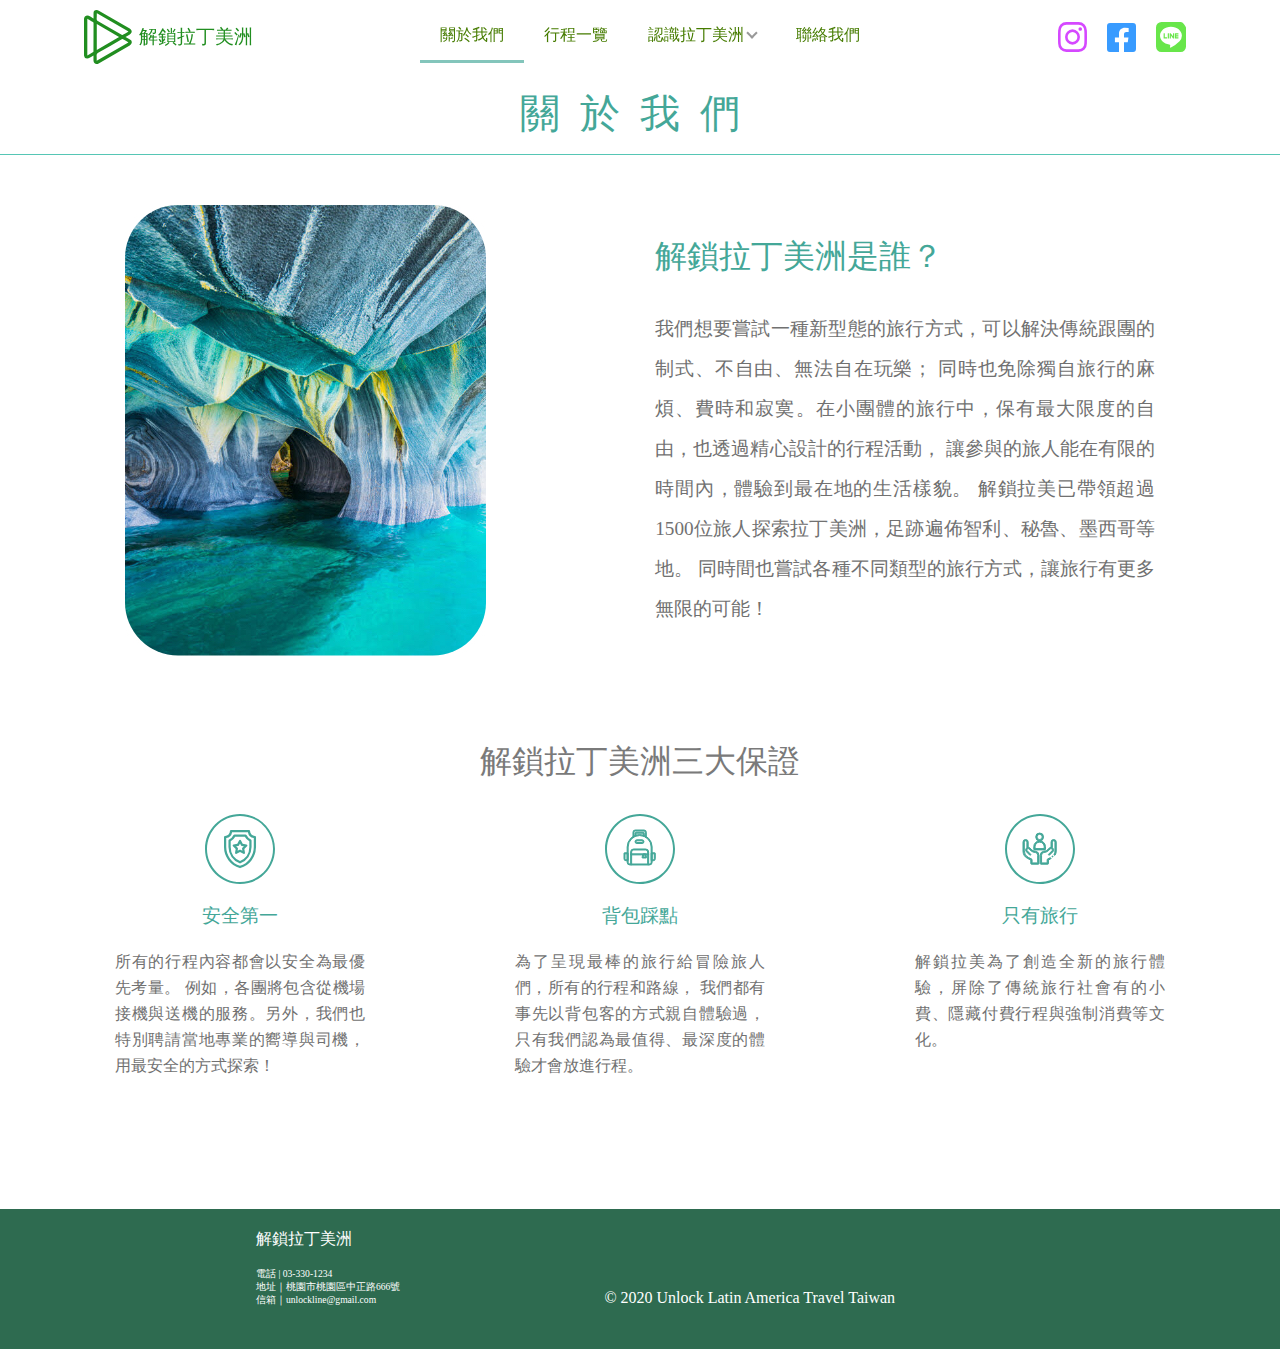
<file: about_us.html>
<!DOCTYPE html>
<html lang="en" dir="ltr">

<head>
  <meta charset="utf-8">
  <title>關於我們</title>
  <link href="./about_us.css" rel="stylesheet">
  <meta name="viewport" content="width=device-width, initial-scale=1.0, user-scalable=yes">
</head>

<body>
  <header class="header">

    <div class="parent_block">
      <a href="./Index.html" class="logo_img"><img src="./images/logo.svg"></a>
      <button class="hamburger hamburger--squeeze" type="button">
        <span class="hamburger-box"></span>
        <span class="hamburger-inner"></span>
        </span>
      </button>
      <nav class="nav">
        <ul class="link_list">
          <li><a href="./about_us.html">關於我們</a></li>
          <li><a href="./all_itineraries.html">行程一覽</a></li>
          <li>
            <div class="aboutLatin_block">
              認識拉丁美洲
              <ul class="aboutLatin_list">
                <li><a href="./civilization.html">最新文章</a></li>
                <li><a href="./free_lecture.html">免費講座</a></li>
              </ul>
            </div>
          </li>
          <li><a href="./contact_us.html">聯絡我們</a></li>
        </ul>
      </nav>
      <div class="nav_icon">
        <div class="IG">
          <a href="#" class="IG"><img src="./images/Icon-instagram.svg"></a>
        </div>
        <div class="FB">
          <a href="#" class="IG"><img src="./images/Icon-facebook.svg"></a>
        </div>
        <div class="LINE">
          <a href="#" class="IG"><img src="./images/Icon-line.svg"></a>
        </div>


      </div>
    </div>

  </header>


  <nav class="hamburger_nav">
    <ul class="hamburger_link_list">
      <li><a href="./about_us.html">關於我們</a></li>
      <li><a href="./all_itineraries.html">行程一覽</a></li>
      <li><a href="./civilization.html">最新文章</a></li>
      <li><a href="./free_lecture.html">免費講座</a></li>
      <li><a href="./contact_us.html">聯絡我們</a></li>
    </ul>
  </nav>


  <p class="main_title">關於我們</p>
  <div class="aboutus_container">

    <div class="main_image">
      <img src="./images/chile-caves.jpg" alt="">
    </div>
    <div class="aboutus_content">
      <p class="who_are_we">解鎖拉丁美洲是誰？</p>
      <p class="aboutus_text">
        我們想要嘗試一種新型態的旅行方式，可以解決傳統跟團的制式、不自由、無法自在玩樂；
        同時也免除獨自旅行的麻煩、費時和寂寞。在小團體的旅行中，保有最大限度的自由，也透過精心設計的行程活動，
        讓參與的旅人能在有限的時間內，體驗到最在地的生活樣貌。
        解鎖拉美已帶領超過1500位旅人探索拉丁美洲，足跡遍佈智利、秘魯、墨西哥等地。
        同時間也嘗試各種不同類型的旅行方式，讓旅行有更多無限的可能！
      </p>
    </div>
  </div>
  <p class="guarantee_title">解鎖拉丁美洲三大保證</p>
  <div class="guarantee_container">
    <div class="guarantee_block">
      <img src="./images/shield.svg" alt="">
      <p class="icon_name">安全第一</p>
      <p class="guarantee_content">所有的行程內容都會以安全為最優先考量。
        例如，各團將包含從機場接機與送機的服務。另外，我們也特別聘請當地專業的嚮導與司機，
        用最安全的方式探索！</p>
    </div>
    <div class="guarantee_block">
      <img src="./images/backpack.svg" alt="">
      <p class="icon_name">背包踩點</p>
      <p class="guarantee_content">為了呈現最棒的旅行給冒險旅人們，所有的行程和路線，
        我們都有事先以背包客的方式親自體驗過，只有我們認為最值得、最深度的體驗才會放進行程。</p>


    </div>
    <div class="guarantee_block">
      <img src="./images/help.svg" alt="">
      <p class="icon_name">只有旅行</p>
      <p class="guarantee_content">解鎖拉美為了創造全新的旅行體驗，屏除了傳統旅行社會有的小費、隱藏付費行程與強制消費等文化。</p>

    </div>

  </div>

  <footer class="footer">

    <div class="info_block">
      <p class="company_name">解鎖拉丁美洲<br><br></p>
      <p class="address">電話 | 03-330-1234<br>地址｜桃園市桃園區中正路666號<br>信箱｜unlockline@gmail.com</p>
    </div>
    <div class="copy">&copy; 2020 Unlock Latin America Travel Taiwan</div>
  </footer>

  <script src="https://ajax.googleapis.com/ajax/libs/jquery/3.4.1/jquery.min.js"></script>
  <script>
    $(function () {

      $("button.hamburger").on("click", function () {
        $("nav.hamburger_nav").slideToggle();
      });

    });

    $(function () {

      $("button.hamburger").on("click", function () {
        $(this).toggleClass("is-active");
      });
    });

    $(window).scroll(function () {
      if ($(this).scrollTop() > 50) {
        $(".header").addClass("-active");
        $("ul>li>a, .aboutLatin_block").addClass("-nav_on");
      } else {
        $(".header").removeClass("-active");
        $("ul>li>a, .aboutLatin_block").removeClass("-nav_on");
      }
    });

  </script>

</body>

</html>
</file>
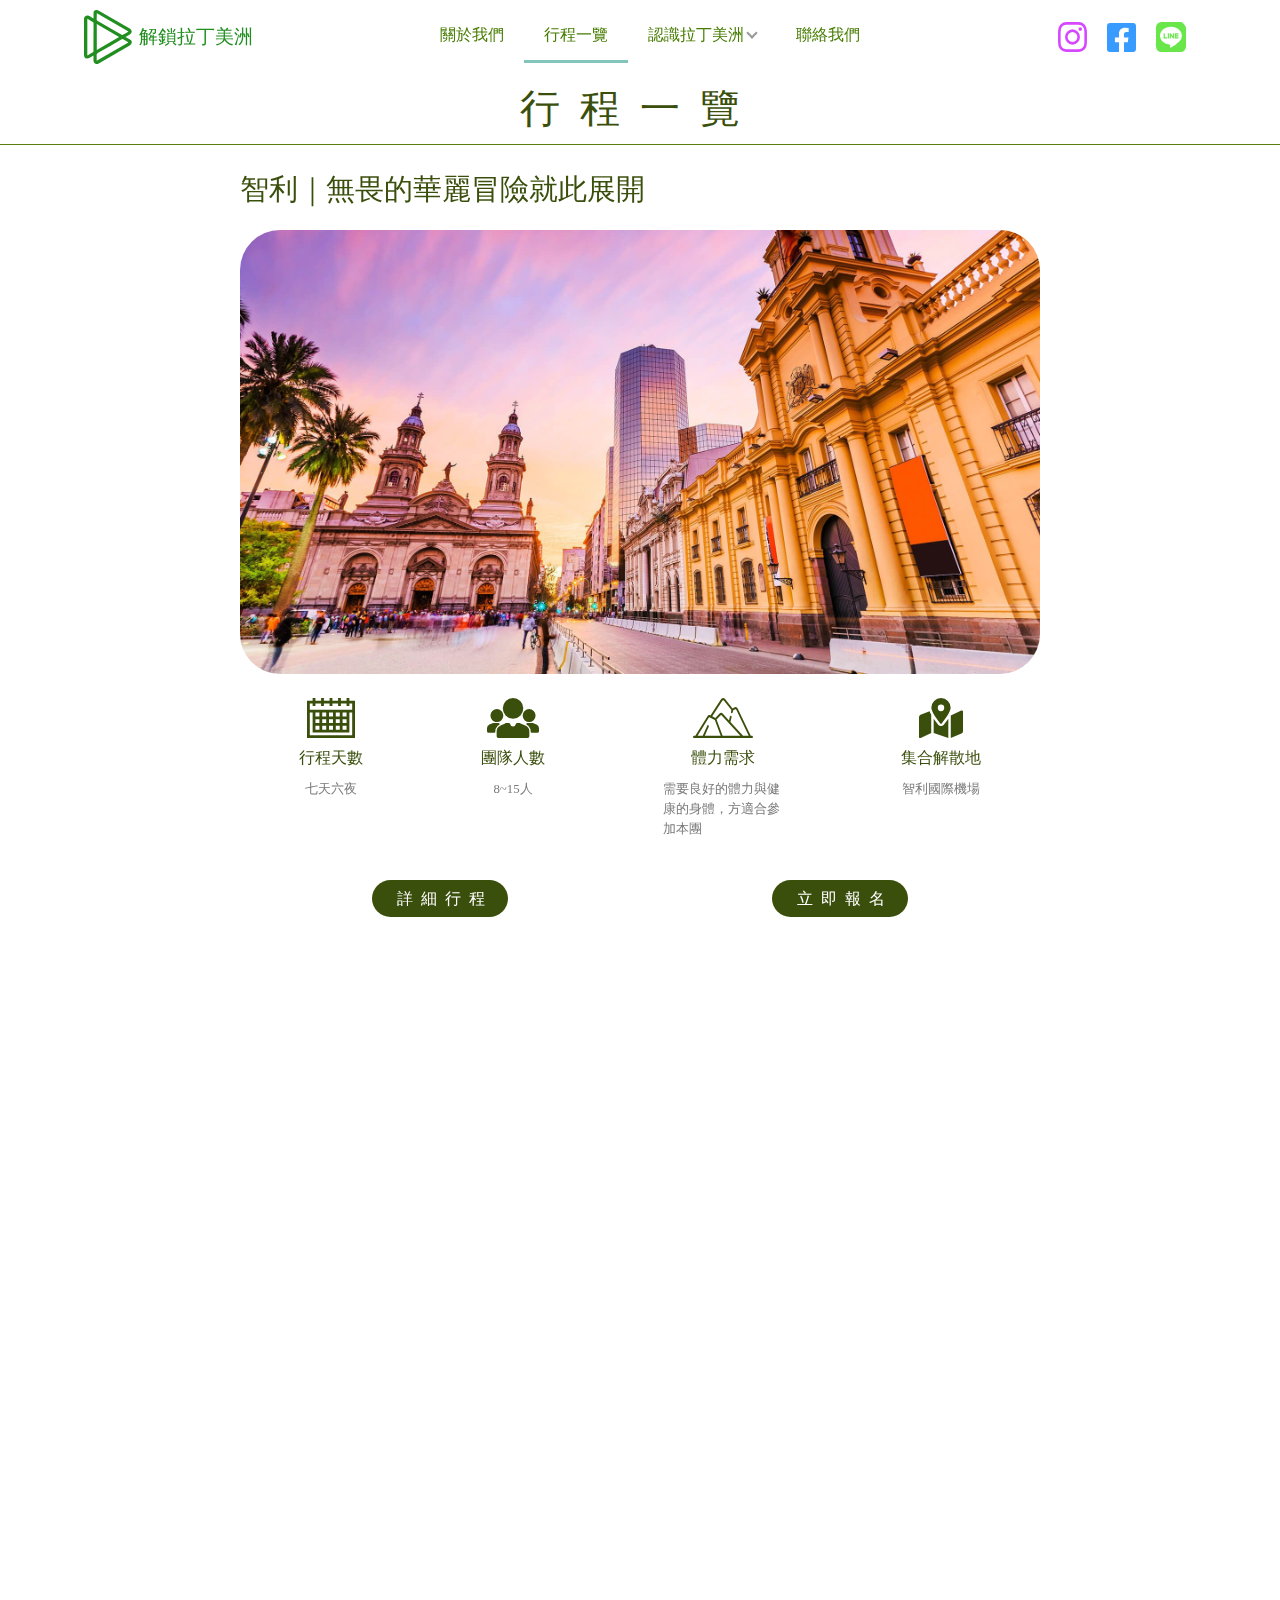
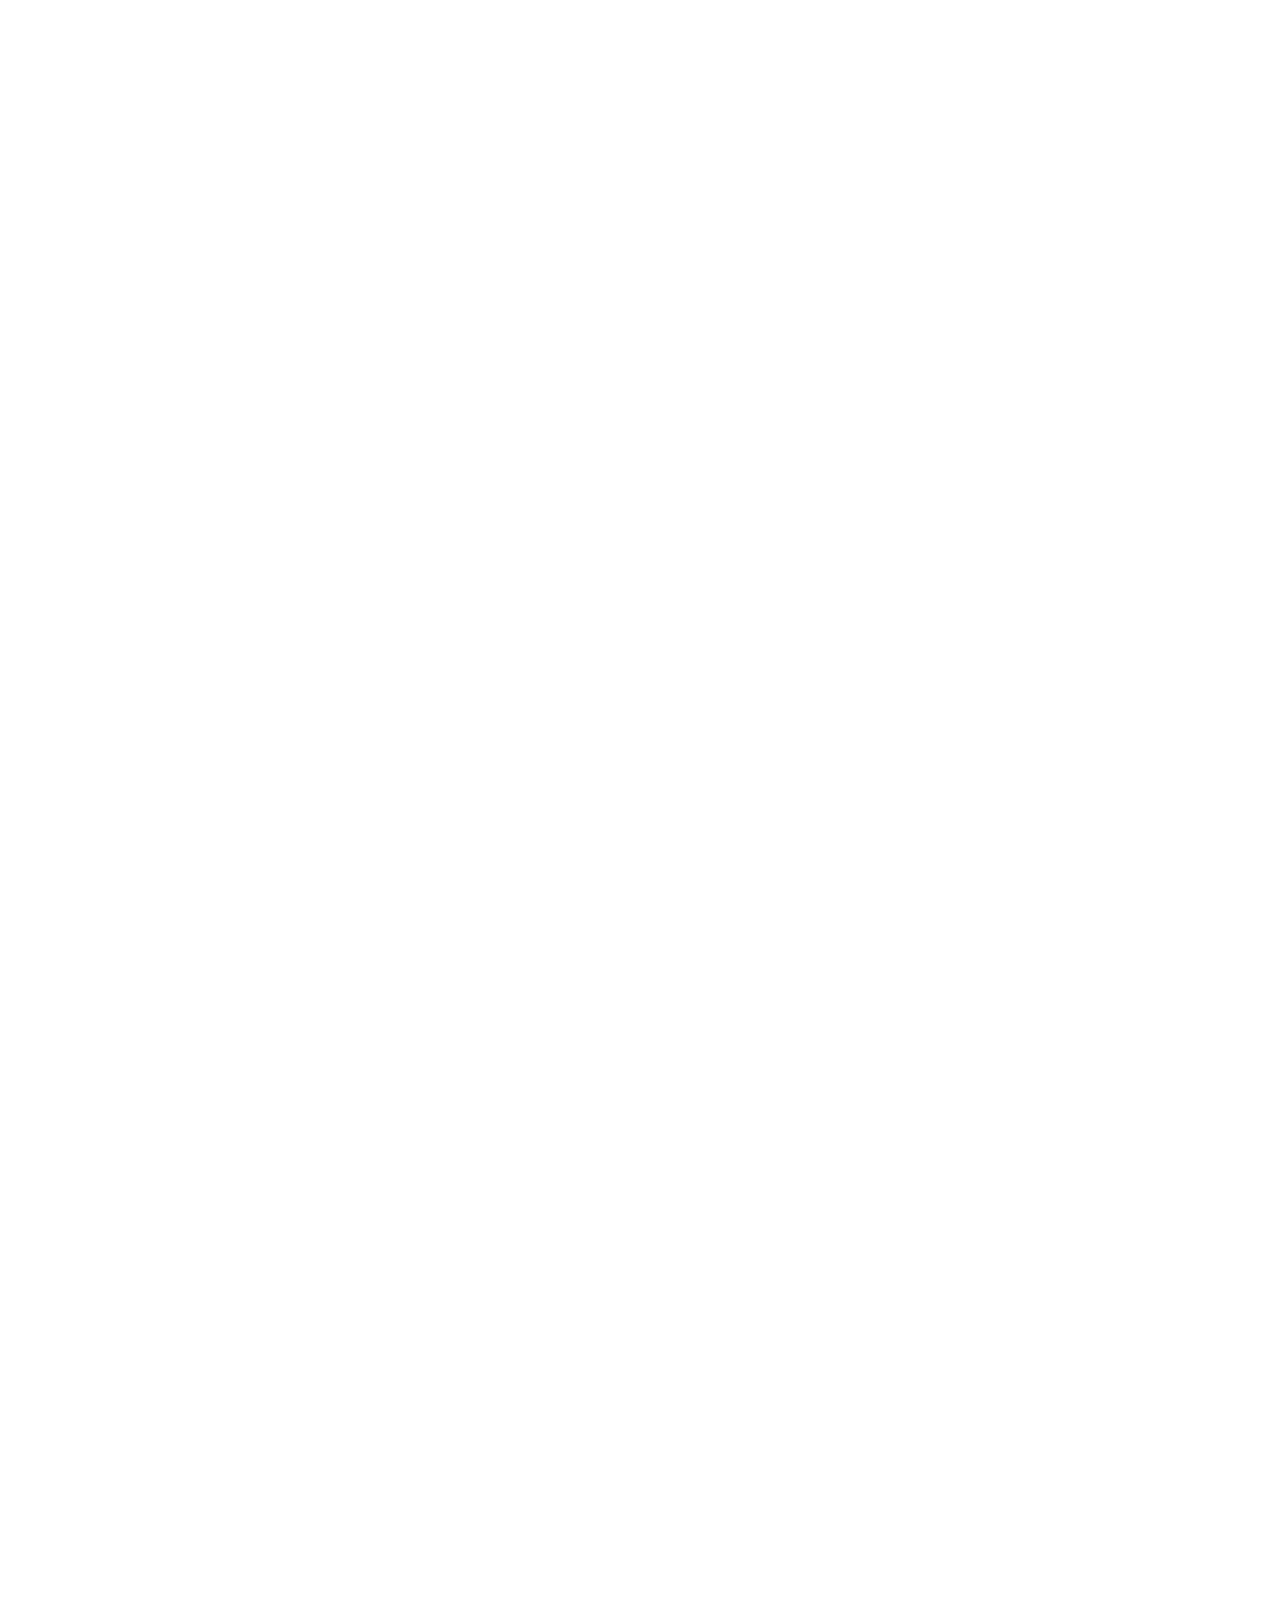
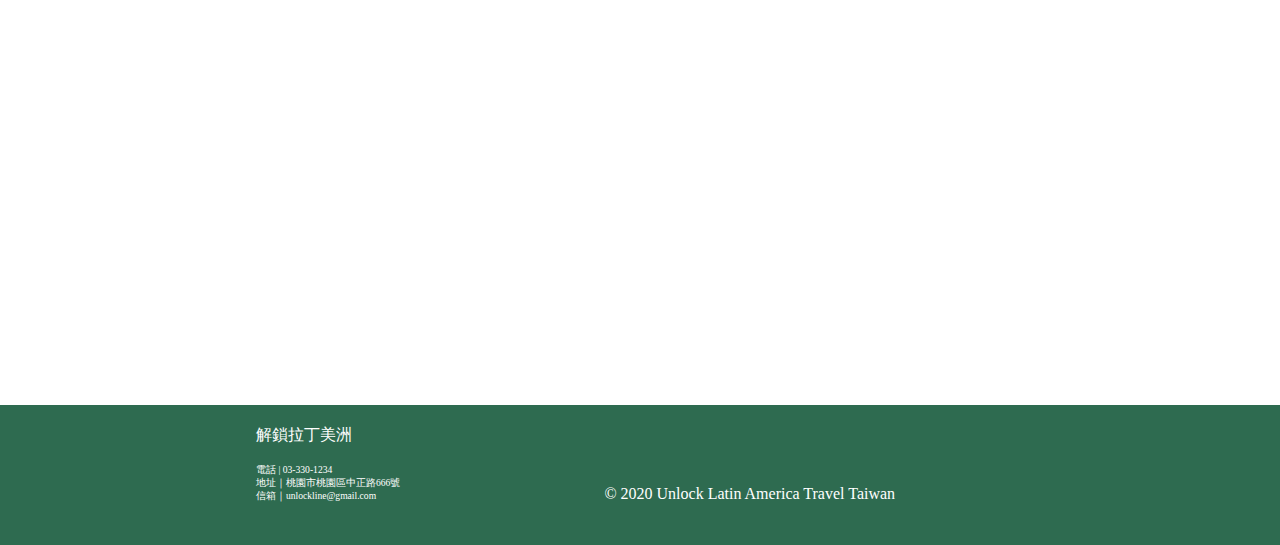
<file: all_itineraries.html>
<!DOCTYPE html>
<html lang="en" dir="ltr">

<head>
  <meta charset="utf-8">
  <title>行程一覽</title>
  <meta name="viewport" content="width=device-width, initial-scale=1.0, user-scalable=yes">
  <link href="./all_itineraries.css" rel="stylesheet">
  <link href="https://unpkg.com/aos@2.3.1/dist/aos.css" rel="stylesheet">
  <script src="https://unpkg.com/aos@2.3.1/dist/aos.js"></script>
</head>

<body>
  <header class="header">

    <div class="parent_block">
      <a href="./Index.html" class="logo_img"><img src="./images/logo.svg"></a>
      <button class="hamburger hamburger--squeeze" type="button">
        <span class="hamburger-box"></span>
        <span class="hamburger-inner"></span>
        </span>
      </button>
      <nav class="nav">
        <ul class="link_list">
          <li><a href="./about_us.html">關於我們</a></li>
          <li><a href="./all_itineraries.html">行程一覽</a></li>
          <li>
            <div class="aboutLatin_block">
              認識拉丁美洲
              <ul class="aboutLatin_list">
                <li><a href="./civilization.html">最新文章</a></li>
                <li><a href="./free_lecture.html">免費講座</a></li>
              </ul>
            </div>
          </li>
          <li><a href="./contact_us.html">聯絡我們</a></li>
        </ul>
      </nav>
      <div class="nav_icon">
        <div class="IG">
          <a href="#" class="IG"><img src="./images/Icon-instagram.svg"></a>
        </div>
        <div class="FB">
          <a href="#" class="IG"><img src="./images/Icon-facebook.svg"></a>
        </div>
        <div class="LINE">
          <a href="#" class="IG"><img src="./images/Icon-line.svg"></a>
        </div>
      </div>
    </div>

  </header>

  <nav class="hamburger_nav">
    <ul class="hamburger_link_list">
      <li><a href="./about_us.html">關於我們</a></li>
      <li><a href="./all_itineraries.html">行程一覽</a></li>
      <li><a href="./civilization.html">最新文章</a></li>
      <li><a href="./free_lecture.html">免費講座</a></li>
      <li><a href="./contact_us.html">聯絡我們</a></li>
    </ul>
  </nav>

  <main class="main">
    <p class="main_title">行程一覽</p>
    <div class="parent_container">
      <div class="chile_itinerary_block" data-aos="zoom-out-up" data-aos-duration="1500">
        <p class="itinerary_title">智利｜無畏的華麗冒險就此展開</p>
        <img class="main_image" src="./images/san_antonio_chile.png" alt="">
        <div class="icon_container">
          <div class="icon_block">
            <img src="./images/calendar.svg" alt="">
            <p class="text_1">行程天數</p>
            <p class="text_2">七天六夜</p>
          </div>
          <div class="icon_block">
            <img src="./images/people.svg" alt="">
            <p class="text_1">團隊人數</p>
            <p class="text_2">8~15人</p>
          </div>
          <div class="icon_block">
            <img src="./images/mountain.svg" alt="">
            <p class="text_1">體力需求</p>
            <div class="text_2_block">
              <p class="text_2">需要良好的體力與健康的身體，方適合參加本團</p>
            </div>
          </div>
          <div class="icon_block">
            <img src="./images/location.svg" alt="">
            <p class="text_1">集合解散地</p>
            <p class="text_2">智利國際機場</p>
          </div>
        </div>
        <div class="button">
          <div class="bt1">
            <p><a href="./detailed_itineraries.html">詳細行程</a></p>
          </div>
          <div class="bt2">
            <p><a href="./contact_us.html">立即報名</a></p>
          </div>
        </div>
      </div>

      <div class="mexico_itinerary_block" data-aos="zoom-out-up" data-aos-duration="1500">
        <p class="itinerary_title">墨西哥｜無畏的華麗冒險就此展開</p>
        <img class="main_image" src="./images/costa_mexico.png" alt="">
        <div class="icon_container">
          <div class="icon_block">
            <img src="./images/calendar.svg" alt="">
            <p class="text_1">行程天數</p>
            <p class="text_2">七天六夜</p>
          </div>
          <div class="icon_block">
            <img src="./images/people.svg" alt="">
            <p class="text_1">團隊人數</p>
            <p class="text_2">8~15人</p>
          </div>
          <div class="icon_block">
            <img src="./images/mountain.svg" alt="">
            <p class="text_1">體力需求</p>
            <div class="text_2_block">
              <p class="text_2">需要良好的體力與健康的身體，方適合參加本團</p>
            </div>
          </div>
          <div class="icon_block">
            <img src="./images/location.svg" alt="">
            <p class="text_1">集合解散地</p>
            <p class="text_2">墨西哥國際機場</p>
          </div>
        </div>
        <div class="button">
          <div class="bt1">
            <p><a href="./detailed_itineraries.html">詳細行程</a></p>
          </div>
          <div class="bt2">
            <p><a href="./contact_us.html">立即報名</a></p>
          </div>
        </div>
      </div>

      <div class="peru_itinerary_block" data-aos="zoom-out-up" data-aos-duration="1500">
        <p class="itinerary_title">秘魯｜無畏的華麗冒險就此展開</p>
        <img class="main_image" src="./images/machupichu_peru.png" alt="">
        <div class="icon_container">
          <div class="icon_block">
            <img src="./images/calendar.svg" alt="">
            <p class="text_1">行程天數</p>
            <p class="text_2">七天六夜</p>
          </div>
          <div class="icon_block">
            <img src="./images/people.svg" alt="">
            <p class="text_1">團隊人數</p>
            <p class="text_2">8~15人</p>
          </div>
          <div class="icon_block">
            <img src="./images/mountain.svg" alt="">
            <p class="text_1">體力需求</p>
            <div class="text_2_block">
              <p class="text_2">需要良好的體力與健康的身體，方適合參加本團</p>
            </div>
          </div>
          <div class="icon_block">
            <img src="./images/location.svg" alt="">
            <p class="text_1">集合解散地</p>
            <p class="text_2">秘魯國際機場</p>
          </div>
        </div>
        <div class="button">
          <div class="bt1">
            <p><a href="./detailed_itineraries.html">詳細行程</a></p>
          </div>
          <div class="bt2">
            <p><a href="./contact_us.html">立即報名</a></p>
          </div>
        </div>
      </div>

      <div class="chile_itinerary_block" data-aos="zoom-out-up" data-aos-duration="1500">
        <p class="itinerary_title">阿根廷｜無畏的華麗冒險就此展開</p>
        <img class="main_image" src="./images/san_antonio_chile.png" alt="">
        <div class="icon_container">
          <div class="icon_block">
            <img src="./images/calendar.svg" alt="">
            <p class="text_1">行程天數</p>
            <p class="text_2">七天六夜</p>
          </div>
          <div class="icon_block">
            <img src="./images/people.svg" alt="">
            <p class="text_1">團隊人數</p>
            <p class="text_2">8~15人</p>
          </div>
          <div class="icon_block">
            <img src="./images/mountain.svg" alt="">
            <p class="text_1">體力需求</p>
            <div class="text_2_block">
              <p class="text_2">需要良好的體力與健康的身體，方適合參加本團</p>
            </div>
          </div>
          <div class="icon_block">
            <img src="./images/location.svg" alt="">
            <p class="text_1">集合解散地</p>
            <p class="text_2">阿根廷國際機場</p>
          </div>
        </div>
        <div class="button">
          <div class="bt1">
            <p><a href="./detailed_itineraries.html">詳細行程</a></p>
          </div>
          <div class="bt2">
            <p><a href="./contact_us.html">立即報名</a></p>
          </div>
        </div>
      </div>
    </div>
  </main>




  <footer class="footer">

    <div class="info_block">
      <p class="company_name">解鎖拉丁美洲<br><br></p>
      <p class="address">電話 | 03-330-1234<br>地址｜桃園市桃園區中正路666號<br>信箱｜unlockline@gmail.com</p>
    </div>
    <div class="copy">&copy; 2020 Unlock Latin America Travel Taiwan</div>
  </footer>


  <script src="https://ajax.googleapis.com/ajax/libs/jquery/3.4.1/jquery.min.js"></script>
  <script>
    $(function () {

      $("button.hamburger").on("click", function () {
        $("nav.hamburger_nav").slideToggle();
      });

    });

    $(function () {

      $("button.hamburger").on("click", function () {
        $(this).toggleClass("is-active");
      });

    });

    $(window).scroll(function () {
      if ($(this).scrollTop() > 50) {
        $(".header").addClass("-active");
        $("ul>li>a, .aboutLatin_block").addClass("-nav_on");
      } else {
        $(".header").removeClass("-active");
        $("ul>li>a, .aboutLatin_block").removeClass("-nav_on");
      }
    });


  </script>
  <script>
    AOS.init({
      once: true,
    });
  </script>
</body>

</html>
</file>
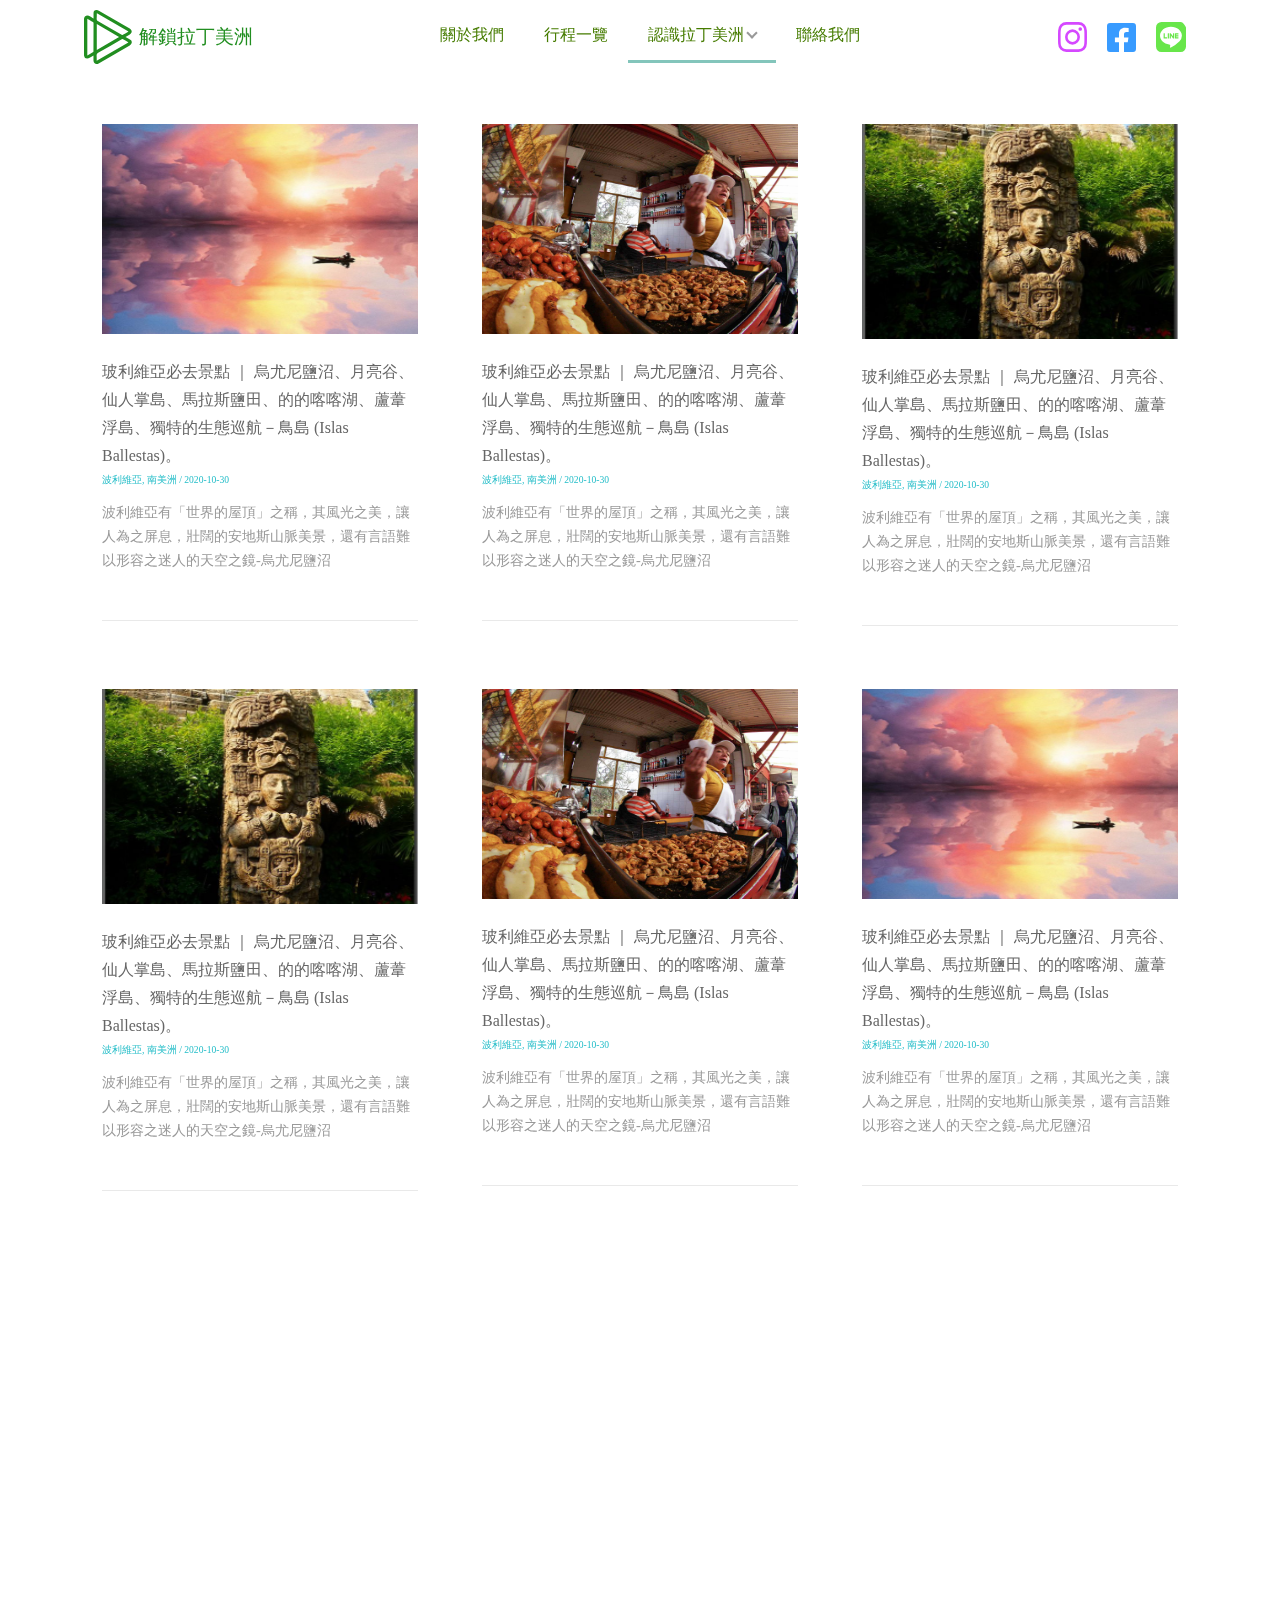
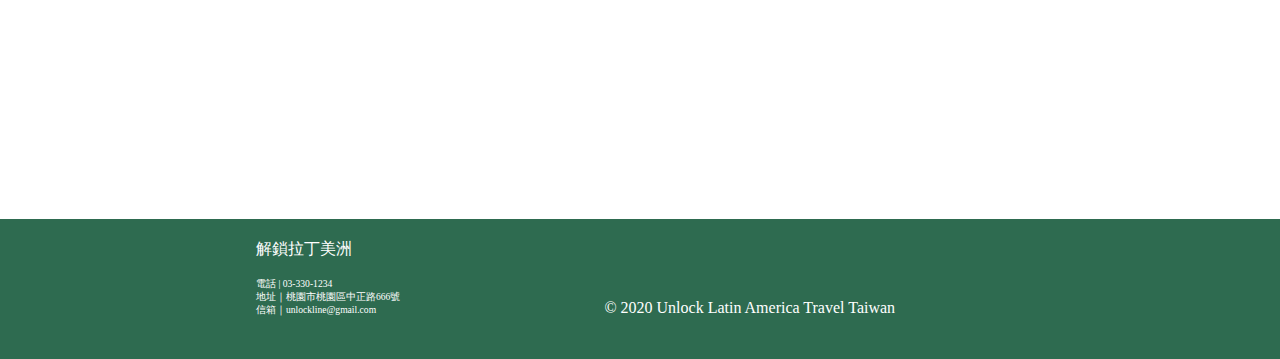
<file: civilization.html>
<!DOCTYPE html>
<html lang="en" dir="ltr">

<head>
  <meta charset="utf-8">
  <title>最新文章</title>
  <link href="./civilization.css" rel="stylesheet">
  <meta name="viewport" content="width=device-width, initial-scale=1.0, user-scalable=yes">
  <link href="https://unpkg.com/aos@2.3.1/dist/aos.css" rel="stylesheet">
  <script src="https://unpkg.com/aos@2.3.1/dist/aos.js"></script>
</head>

<body>

  <body>
    <header class="header">

      <div class="parent_block">
        <a href="./Index.html" class="logo_img"><img src="./images/logo.svg"></a>
        <button class="hamburger hamburger--squeeze" type="button">
          <span class="hamburger-box"></span>
          <span class="hamburger-inner"></span>
          </span>
        </button>
        <nav class="nav">
          <ul class="link_list">
            <li><a href="./about_us.html">關於我們</a></li>
            <li><a href="./all_itineraries.html">行程一覽</a></li>
            <li>
              <div class="aboutLatin_block">
                認識拉丁美洲
                <ul class="aboutLatin_list">
                  <li><a href="./civilization.html">最新文章</a></li>
                  <li><a href="./free_lecture.html">免費講座</a></li>
                </ul>
              </div>
            </li>
            <li><a href="./contact_us.html">聯絡我們</a></li>
          </ul>
        </nav>
        <div class="nav_icon">
          <div class="IG">
            <a href="#" class="IG"><img src="./images/Icon-instagram.svg"></a>
          </div>
          <div class="FB">
            <a href="#" class="IG"><img src="./images/Icon-facebook.svg"></a>
          </div>
          <div class="LINE">
            <a href="#" class="IG"><img src="./images/Icon-line.svg"></a>
          </div>


        </div>
      </div>

    </header>


    <nav class="hamburger_nav">
      <ul class="hamburger_link_list">
        <li><a href="./about_us.html">關於我們</a></li>
        <li><a href="./all_itineraries.html">行程一覽</a></li>
        <li><a href="./civilization.html">最新文章</a></li>
        <li><a href="./free_lecture.html">免費講座</a></li>
        <li><a href="./contact_us.html">聯絡我們</a></li>
      </ul>
    </nav>


    <mian class="main">
      <section class="main_container">
        <div class="article_container" data-aos="zoom-in">
          <div class="article">
            <img src="./images/sunset.png" alt="">
            <p class="article_title">
              玻利維亞必去景點 ｜ 烏尤尼鹽沼、月亮谷、仙人掌島、馬拉斯鹽田、的的喀喀湖、蘆葦浮島、獨特的生態巡航－鳥島 (Islas Ballestas)。
            </p>
            <p class="article_date">
              波利維亞, 南美洲 / 2020-10-30
            </p>
            <p class="brief_content">
              波利維亞有「世界的屋頂」之稱，其風光之美，讓人為之屏息，壯闊的安地斯山脈美景，還有言語難以形容之迷人的天空之鏡-烏尤尼鹽沼
            </p>
            <hr>
          </div>
          <div class="article">
            <img src="./images/Colombian-food-fritanga.png" alt="">
            <p class="article_title">
              玻利維亞必去景點 ｜ 烏尤尼鹽沼、月亮谷、仙人掌島、馬拉斯鹽田、的的喀喀湖、蘆葦浮島、獨特的生態巡航－鳥島 (Islas Ballestas)。
            </p>
            <p class="article_date">
              波利維亞, 南美洲 / 2020-10-30
            </p>
            <p class="brief_content">
              波利維亞有「世界的屋頂」之稱，其風光之美，讓人為之屏息，壯闊的安地斯山脈美景，還有言語難以形容之迷人的天空之鏡-烏尤尼鹽沼
            </p>
            <hr>
          </div>
          <div class="article">
            <img src="./images/maya_temple.png" alt="">
            <p class="article_title">
              玻利維亞必去景點 ｜ 烏尤尼鹽沼、月亮谷、仙人掌島、馬拉斯鹽田、的的喀喀湖、蘆葦浮島、獨特的生態巡航－鳥島 (Islas Ballestas)。
            </p>
            <p class="article_date">
              波利維亞, 南美洲 / 2020-10-30
            </p>
            <p class="brief_content">
              波利維亞有「世界的屋頂」之稱，其風光之美，讓人為之屏息，壯闊的安地斯山脈美景，還有言語難以形容之迷人的天空之鏡-烏尤尼鹽沼
            </p>
            <hr>
          </div>
        </div>

        <div class="article_container" data-aos="zoom-in">
          <div class="article">
            <img src="./images/maya_temple.png" alt="">
            <p class="article_title">
              玻利維亞必去景點 ｜ 烏尤尼鹽沼、月亮谷、仙人掌島、馬拉斯鹽田、的的喀喀湖、蘆葦浮島、獨特的生態巡航－鳥島 (Islas Ballestas)。
            </p>
            <p class="article_date">
              波利維亞, 南美洲 / 2020-10-30
            </p>
            <p class="brief_content">
              波利維亞有「世界的屋頂」之稱，其風光之美，讓人為之屏息，壯闊的安地斯山脈美景，還有言語難以形容之迷人的天空之鏡-烏尤尼鹽沼
            </p>
            <hr>
          </div>
          <div class="article">
            <img src="./images/Colombian-food-fritanga.png" alt="">
            <p class="article_title">
              玻利維亞必去景點 ｜ 烏尤尼鹽沼、月亮谷、仙人掌島、馬拉斯鹽田、的的喀喀湖、蘆葦浮島、獨特的生態巡航－鳥島 (Islas Ballestas)。
            </p>
            <p class="article_date">
              波利維亞, 南美洲 / 2020-10-30
            </p>
            <p class="brief_content">
              波利維亞有「世界的屋頂」之稱，其風光之美，讓人為之屏息，壯闊的安地斯山脈美景，還有言語難以形容之迷人的天空之鏡-烏尤尼鹽沼
            </p>
            <hr>
          </div>
          <div class="article">
            <img src="./images/sunset.png" alt="">
            <p class="article_title">
              玻利維亞必去景點 ｜ 烏尤尼鹽沼、月亮谷、仙人掌島、馬拉斯鹽田、的的喀喀湖、蘆葦浮島、獨特的生態巡航－鳥島 (Islas Ballestas)。
            </p>
            <p class="article_date">
              波利維亞, 南美洲 / 2020-10-30
            </p>
            <p class="brief_content">
              波利維亞有「世界的屋頂」之稱，其風光之美，讓人為之屏息，壯闊的安地斯山脈美景，還有言語難以形容之迷人的天空之鏡-烏尤尼鹽沼
            </p>
            <hr>
          </div>
        </div>
        <div class="article_container" data-aos="zoom-in">
          <div class="article">
            <img src="./images/Colombian-food-fritanga.png" alt="">
            <p class="article_title">
              玻利維亞必去景點 ｜ 烏尤尼鹽沼、月亮谷、仙人掌島、馬拉斯鹽田、的的喀喀湖、蘆葦浮島、獨特的生態巡航－鳥島 (Islas Ballestas)。
            </p>
            <p class="article_date">
              波利維亞, 南美洲 / 2020-10-30
            </p>
            <p class="brief_content">
              波利維亞有「世界的屋頂」之稱，其風光之美，讓人為之屏息，壯闊的安地斯山脈美景，還有言語難以形容之迷人的天空之鏡-烏尤尼鹽沼
            </p>
            <hr>
          </div>
          <div class="article">
            <img src="./images/sunset.png" alt="">
            <p class="article_title">
              玻利維亞必去景點 ｜ 烏尤尼鹽沼、月亮谷、仙人掌島、馬拉斯鹽田、的的喀喀湖、蘆葦浮島、獨特的生態巡航－鳥島 (Islas Ballestas)。
            </p>
            <p class="article_date">
              波利維亞, 南美洲 / 2020-10-30
            </p>
            <p class="brief_content">
              波利維亞有「世界的屋頂」之稱，其風光之美，讓人為之屏息，壯闊的安地斯山脈美景，還有言語難以形容之迷人的天空之鏡-烏尤尼鹽沼
            </p>
            <hr>
          </div>
          <div class="article">
            <img src="./images/maya_temple.png" alt="">
            <p class="article_title">
              玻利維亞必去景點 ｜ 烏尤尼鹽沼、月亮谷、仙人掌島、馬拉斯鹽田、的的喀喀湖、蘆葦浮島、獨特的生態巡航－鳥島 (Islas Ballestas)。
            </p>
            <p class="article_date">
              波利維亞, 南美洲 / 2020-10-30
            </p>
            <p class="brief_content">
              波利維亞有「世界的屋頂」之稱，其風光之美，讓人為之屏息，壯闊的安地斯山脈美景，還有言語難以形容之迷人的天空之鏡-烏尤尼鹽沼
            </p>
            <hr>
          </div>
        </div>
        </div>
      </section>
    </mian>


    <footer class="footer">
      <div class="info_block">
        <p class="company_name">解鎖拉丁美洲<br><br></p>
        <p class="address">電話 | 03-330-1234<br>地址｜桃園市桃園區中正路666號<br>信箱｜unlockline@gmail.com</p>
      </div>
      <div class="copy">&copy; 2020 Unlock Latin America Travel Taiwan</div>
    </footer>

    <script src="https://ajax.googleapis.com/ajax/libs/jquery/3.4.1/jquery.min.js"></script>
    <script>
      $(function () {

        $("button.hamburger").on("click", function () {
          $("nav.hamburger_nav").slideToggle();
        });
      });

      $(function () {

        $("button.hamburger").on("click", function () {
          $(this).toggleClass("is-active");
        });
      });

      $(window).scroll(function () {
        if ($(this).scrollTop() > 50) {
          $(".header").addClass("-active");
          $("ul>li>a, .aboutLatin_block").addClass("-nav_on");
        } else {
          $(".header").removeClass("-active");
          $("ul>li>a, .aboutLatin_block").removeClass("-nav_on");
        }
      });

    </script>
    <script>
      AOS.init({
        once: true,
      });
    </script>
  </body>

</html>
</file>
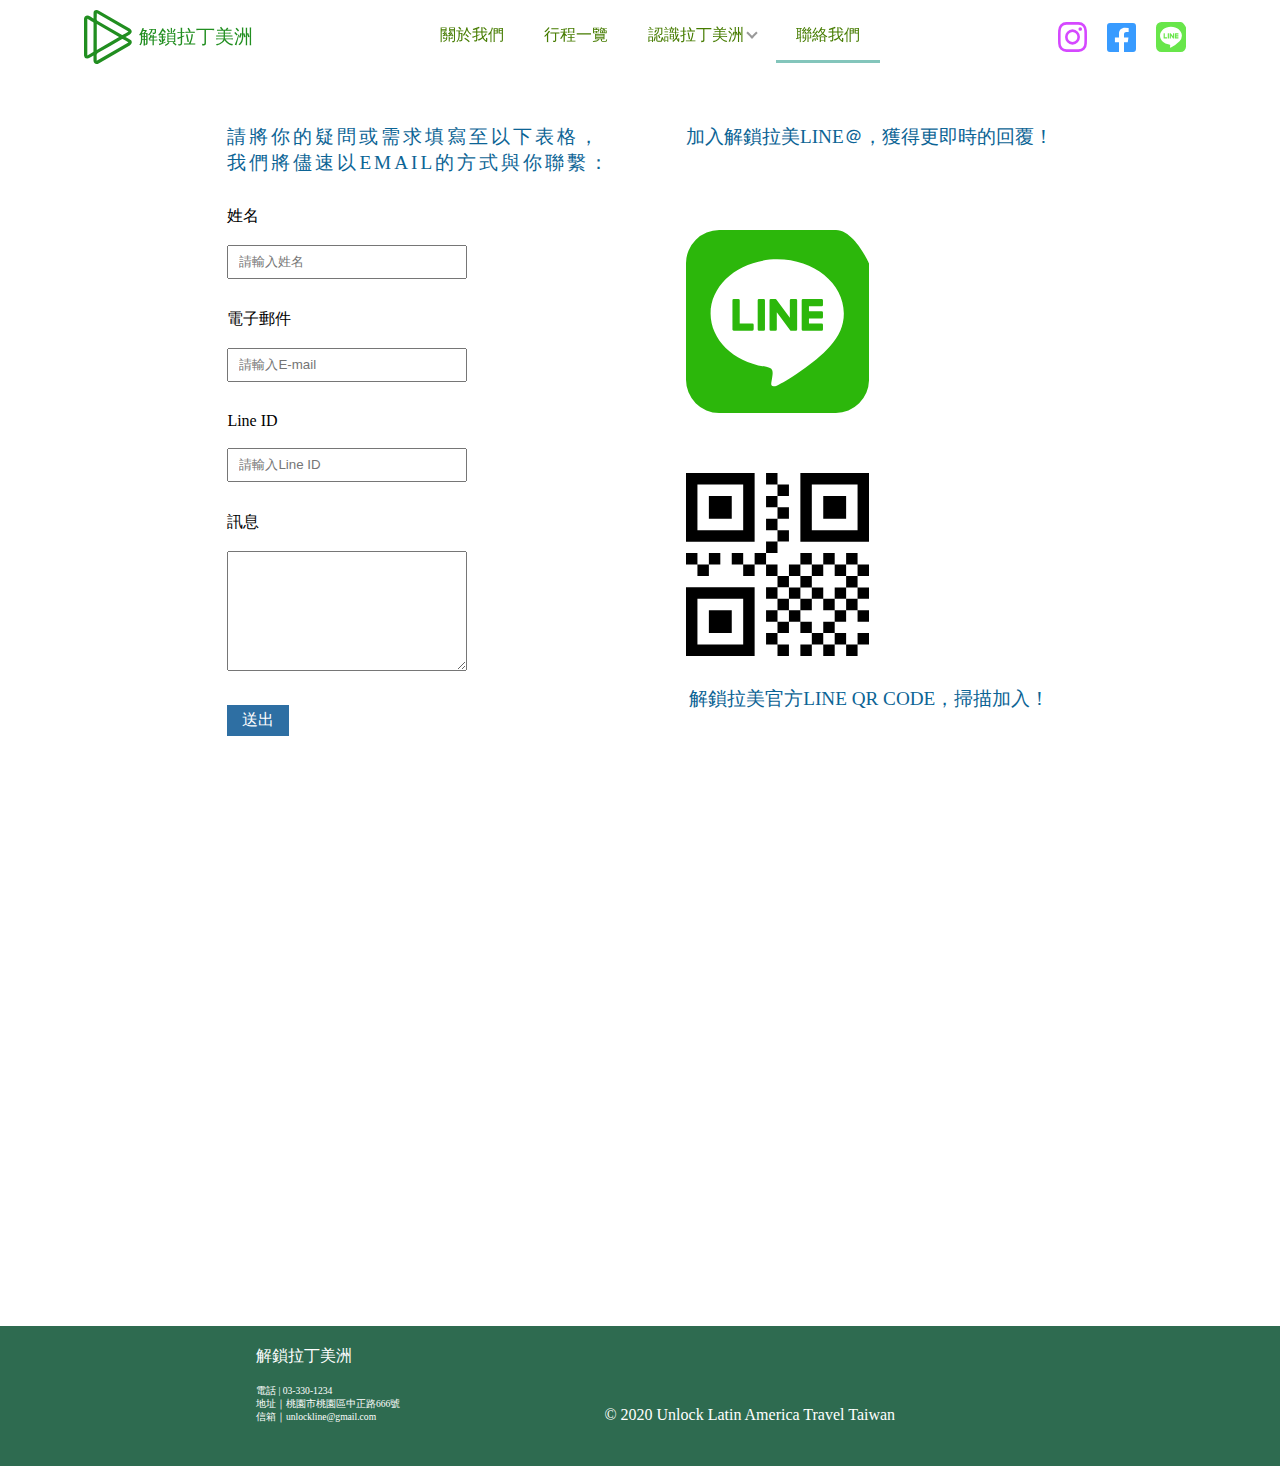
<file: contact_us.html>
<!DOCTYPE html>
<html lang="en" dir="ltr">

<head>
  <meta charset="utf-8">
  <title>聯絡我們</title>
  <meta name="viewport" content="width=device-width, initial-scale=1.0, user-scalable=yes">
  <link href="./contact_us.css" rel="stylesheet">
</head>

<body>
  <header class="header">

    <div class="parent_block">
      <a href="./Index.html" class="logo_img"><img src="./images/logo.svg"></a>
      <button class="hamburger hamburger--squeeze" type="button">
        <span class="hamburger-box"></span>
        <span class="hamburger-inner"></span>
        </span>
      </button>
      <nav class="nav">
        <ul class="link_list">
          <li><a href="./about_us.html">關於我們</a></li>
          <li><a href="./all_itineraries.html">行程一覽</a></li>
          <li>
            <div class="aboutLatin_block">
              認識拉丁美洲
              <ul class="aboutLatin_list">
                <li><a href="./civilization.html">最新文章</a></li>
                <li><a href="./free_lecture.html">免費講座</a></li>
              </ul>
            </div>
          </li>
          <li><a href="./contact_us.html">聯絡我們</a></li>
        </ul>
      </nav>
      <div class="nav_icon">
        <div class="IG">
          <a href="#" class="IG"><img src="./images/Icon-instagram.svg"></a>
        </div>
        <div class="FB">
          <a href="#" class="IG"><img src="./images/Icon-facebook.svg"></a>
        </div>
        <div class="LINE">
          <a href="#" class="IG"><img src="./images/Icon-line.svg"></a>
        </div>
      </div>
    </div>

  </header>
  <nav class="hamburger_nav">
    <ul class="hamburger_link_list">
      <li><a href="./about_us.html">關於我們</a></li>
      <li><a href="./all_itineraries.html">行程一覽</a></li>
      <li><a href="./civilization.html">最新文章</a></li>
      <li><a href="./free_lecture.html">免費講座</a></li>
      <li><a href="./contact_us.html">聯絡我們</a></li>
    </ul>
  </nav>



  <div class="contact_us_container">
    <div class="form_block">
      <form class="the_form" action="#" method="post">
        <p>請將你的疑問或需求填寫至以下表格，<br>我們將儘速以EMAIL的方式與你聯繫：</p>
        <div class="item_block">
          <label>姓名<br><br></label>
          <input type="text" placeholder="請輸入姓名">
        </div>

        <div class="item_block">
          <label>電子郵件<br><br></label>
          <input type="text" placeholder="請輸入E-mail">
        </div>

        <div class="item_block">
          <label>Line ID<br><br></label>
          <input type="text" placeholder="請輸入Line ID">
        </div>

        <div class="item_block">
          <label>訊息<br><br></label>
          <textarea class="message"></textarea>
        </div>

        <div class="item_block">
          <button type="submit" class="btn_submit">送出</button>
        </div>
      </form>
    </div>

    <div class="line_block">
      <p class="line_title">加入解鎖拉美LINE＠，獲得更即時的回覆！</p>
      <div class="Line_QRcode_block">
        <img src="./images/big-line-icon.svg" alt="">
        <img src="./images/QRcode-icon.svg" alt="">
      </div>
      <p>解鎖拉美官方LINE QR CODE，掃描加入！</p>
    </div>
  </div>

  <div class="google_map_container">
    <iframe
      src="https://www.google.com/maps/embed?pb=!1m14!1m12!1m3!1d2405.24252536894!2d121.31353837466472!3d24.98980303088991!2m3!1f0!2f0!3f0!3m2!1i1024!2i768!4f13.1!5e0!3m2!1szh-TW!2stw!4v1602091267325!5m2!1szh-TW!2stw"
      width="1000" height="400" frameborder="0" style="border:0;" allowfullscreen="" aria-hidden="false" tabindex="0">
    </iframe>
    <p></p>
  </div>

  <footer class="footer">
    <div class="info_block">
      <p class="company_name">解鎖拉丁美洲<br><br></p>
      <p class="address">電話 | 03-330-1234<br>地址｜桃園市桃園區中正路666號<br>信箱｜unlockline@gmail.com</p>
    </div>
    <div class="copy">&copy; 2020 Unlock Latin America Travel Taiwan</div>
  </footer>

  <script src="https://ajax.googleapis.com/ajax/libs/jquery/3.4.1/jquery.min.js"></script>
  <script>
    $(function () {
      $("button.hamburger").on("click", function () {
        $("nav.hamburger_nav").slideToggle();
      });
    });

    $(function () {
      $("button.hamburger").on("click", function () {
        $(this).toggleClass("is-active");
      });
    });

    $(window).scroll(function () {
      if ($(this).scrollTop() > 50) {
        $(".header").addClass("-active");
        $("ul>li>a, .aboutLatin_block").addClass("-nav_on");
      } else {
        $(".header").removeClass("-active");
        $("ul>li>a, .aboutLatin_block").removeClass("-nav_on");
      }
    });

  </script>
</body>

</html>
</file>
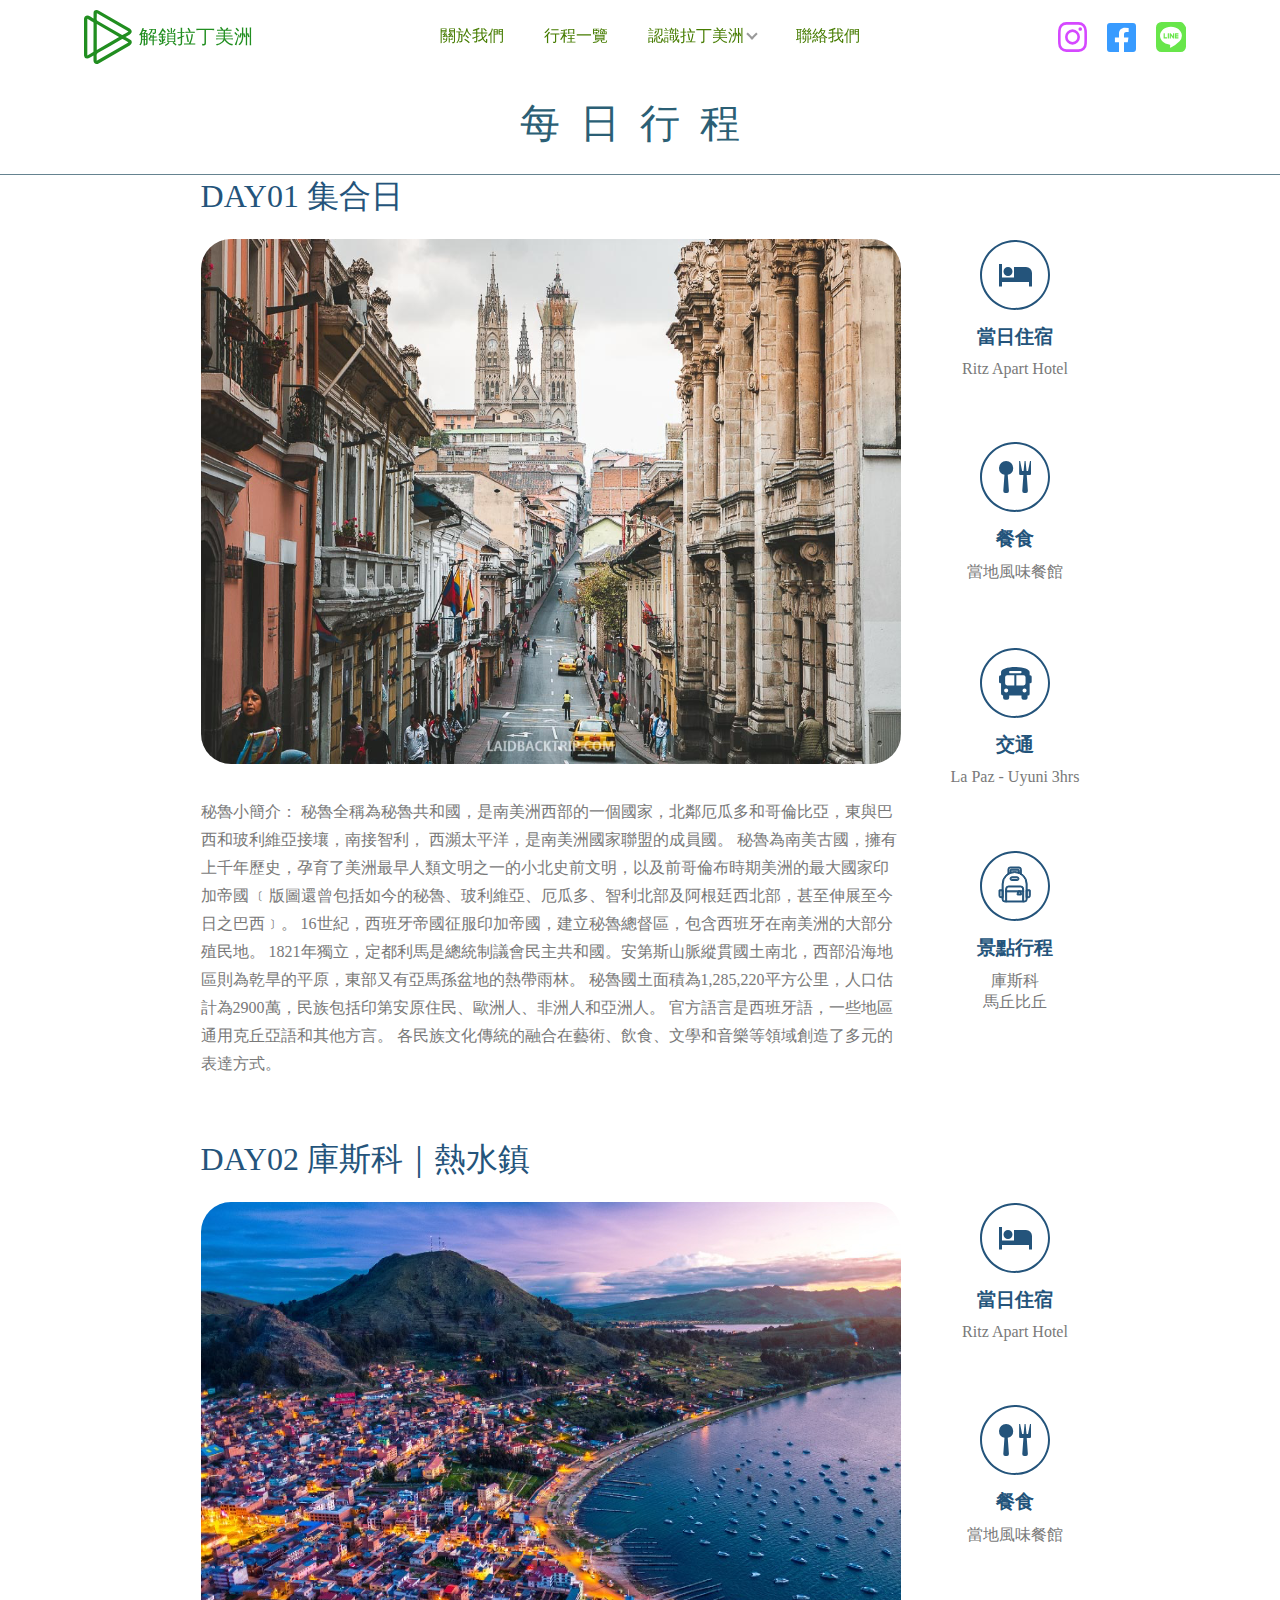
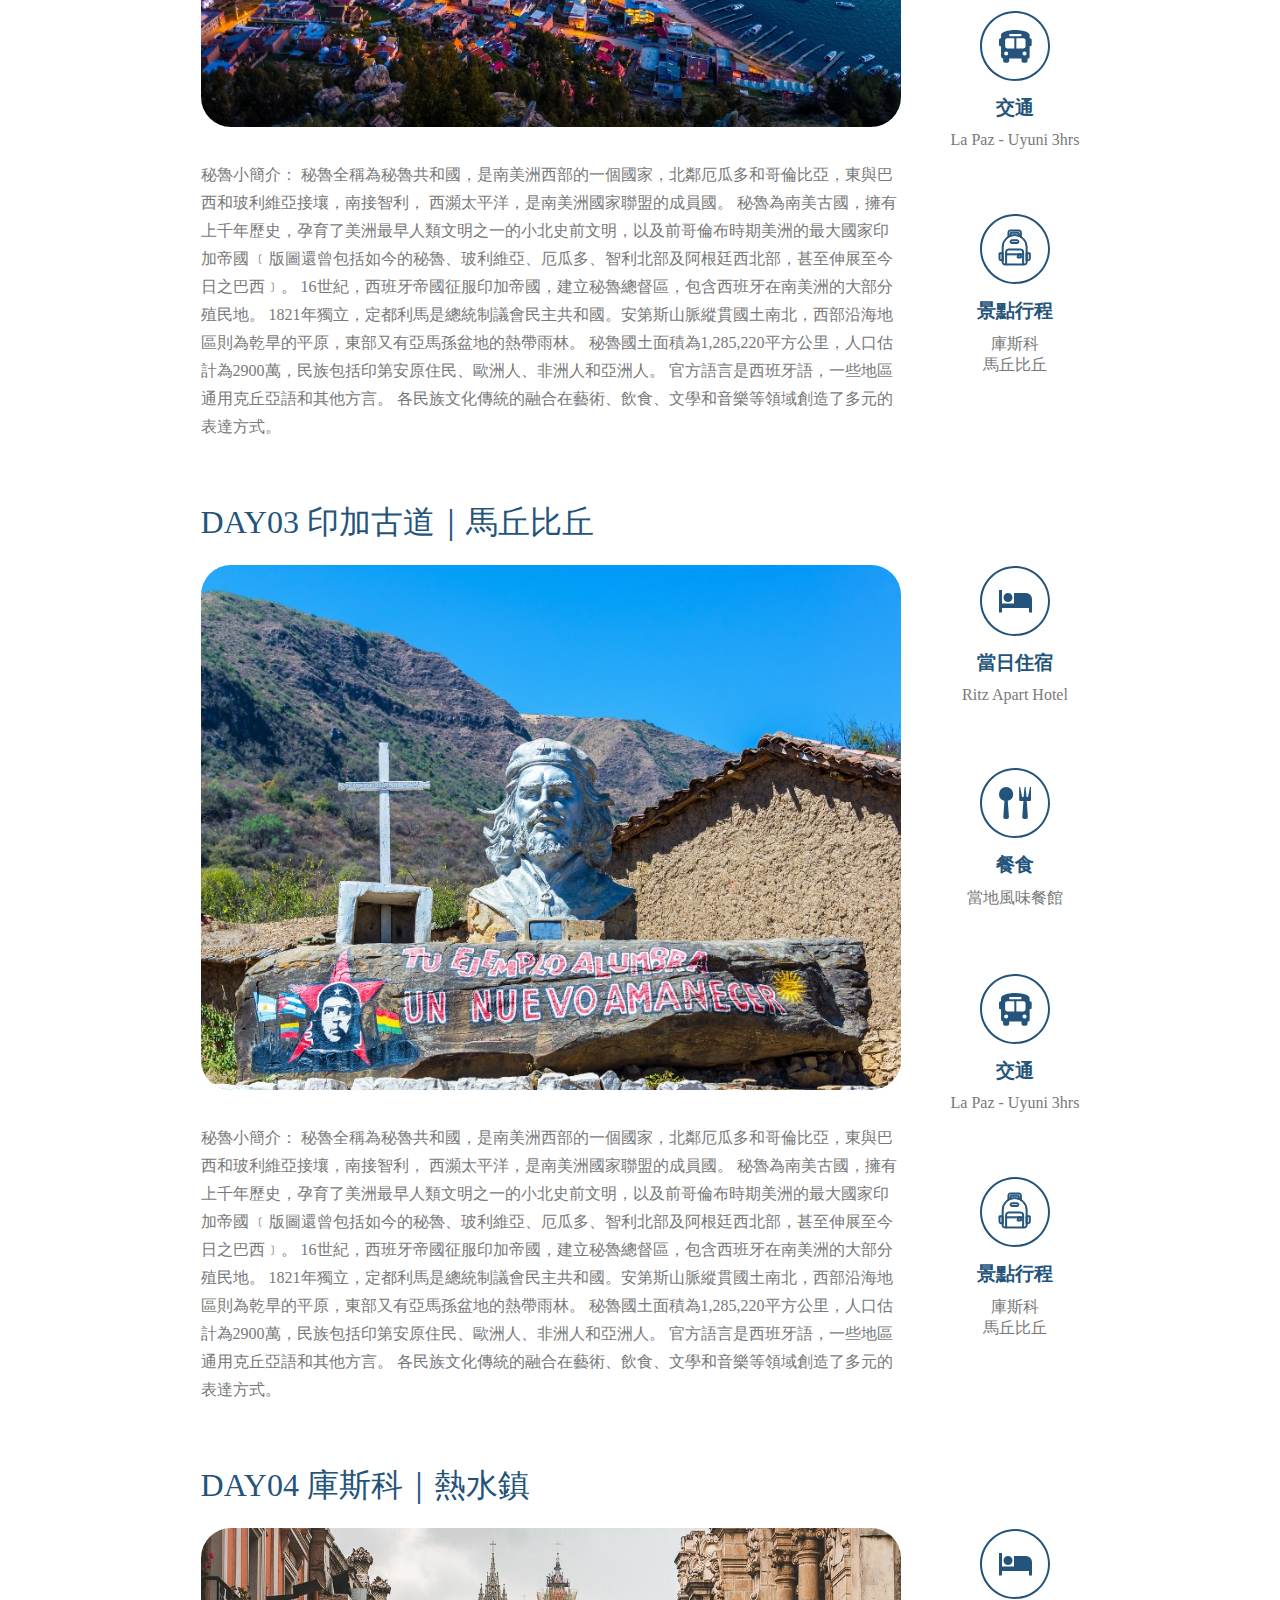
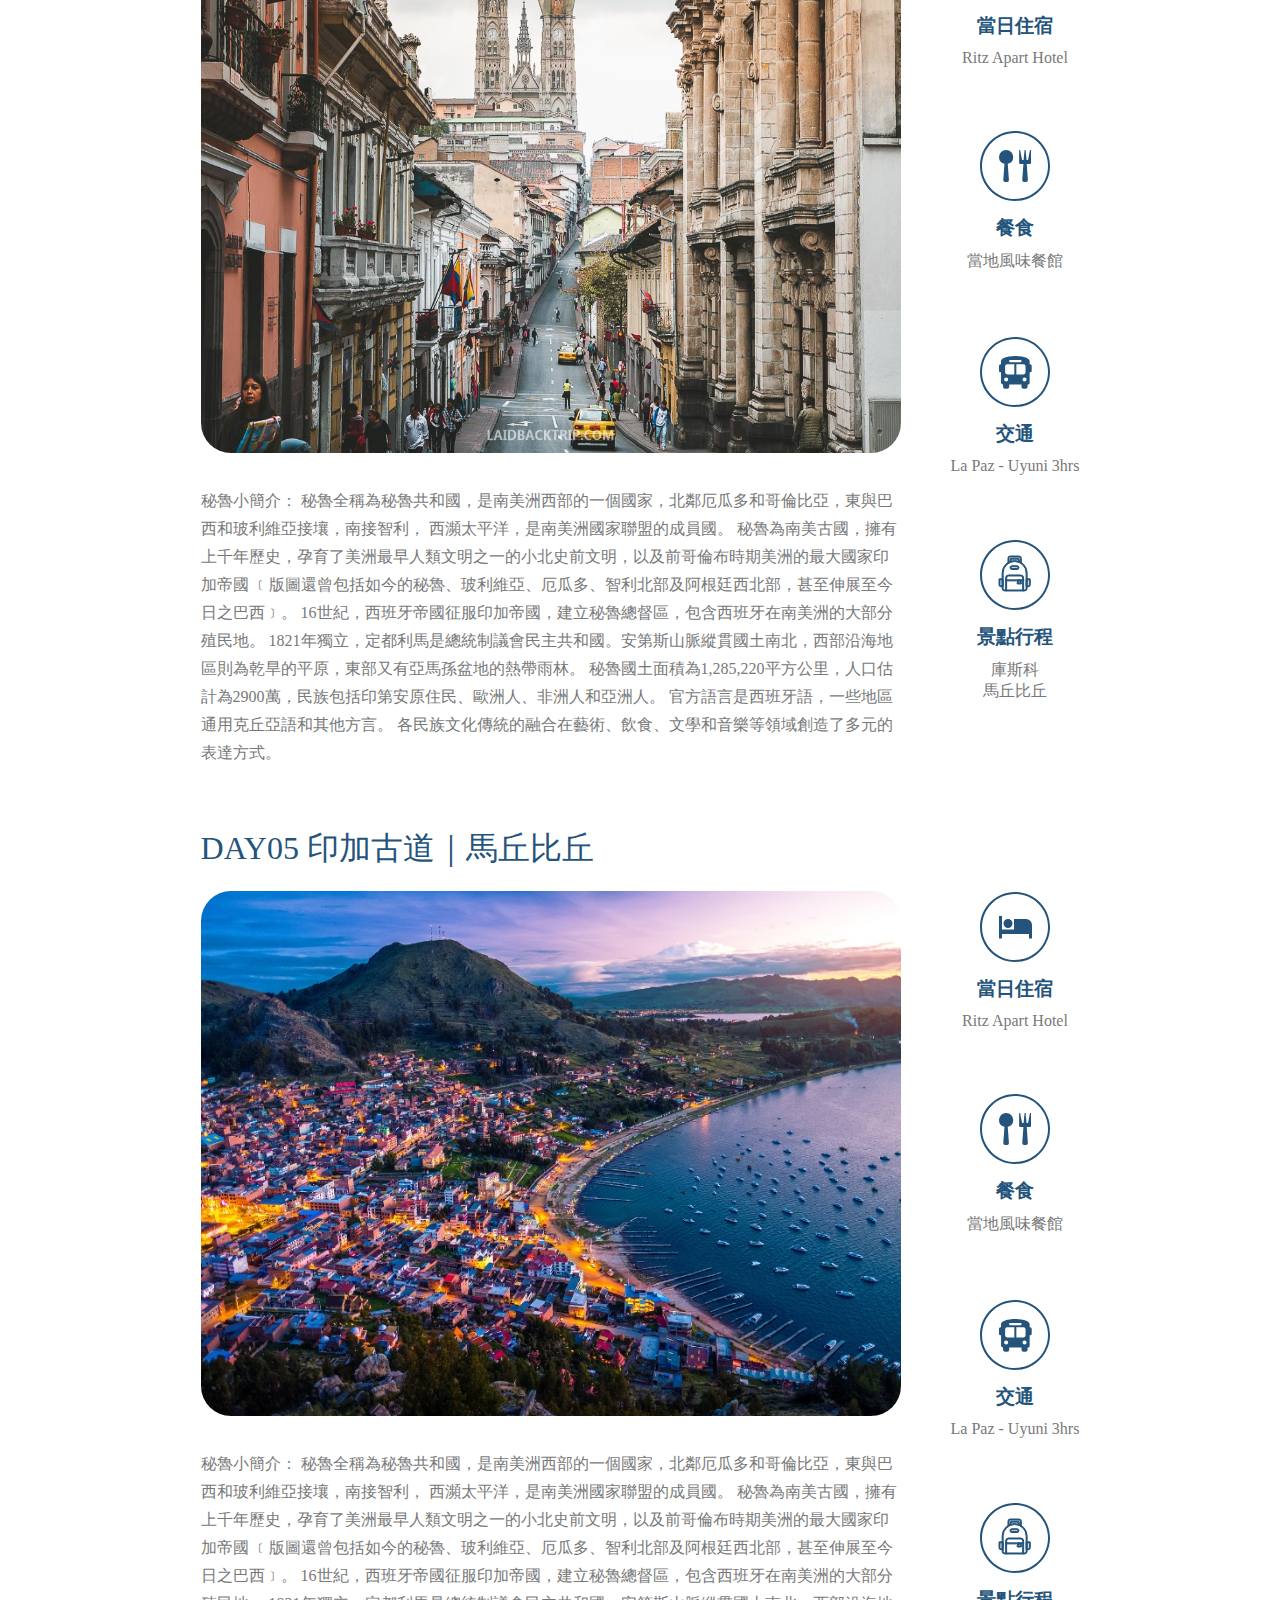
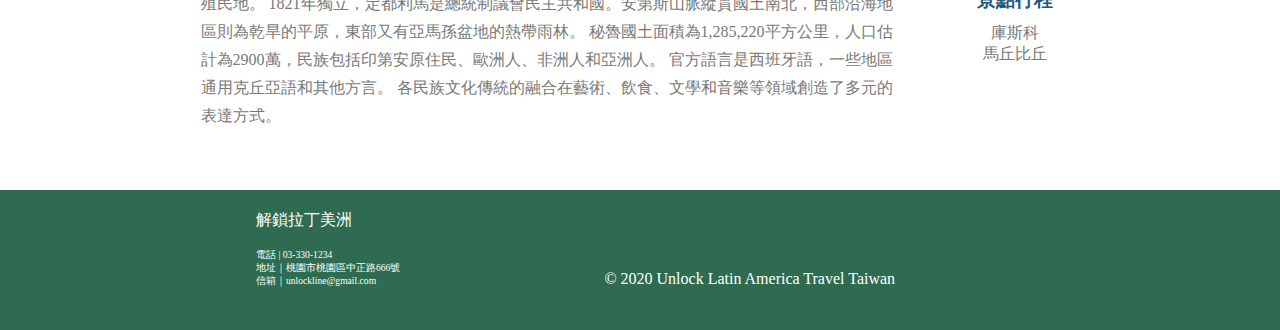
<file: detailed_itineraries.html>
<!DOCTYPE html>
<html lang="en" dir="ltr">

<head>
  <meta charset="utf-8">
  <title>詳細行程</title>
  <link href="./detailed_itineraries.css" rel="stylesheet">
  <meta name="viewport" content="width=device-width, initial-scale=1.0, user-scalable=yes">
</head>

<body>
  <header class="header">
    <div class="parent_block">
      <a href="./Index.html" class="logo_img"><img src="./images/logo.svg"></a>
      <button class="hamburger hamburger--squeeze" type="button">
        <span class="hamburger-box"></span>
        <span class="hamburger-inner"></span>
        </span>
      </button>
      <nav class="nav">
        <ul class="link_list">
          <li><a href="./about_us.html">關於我們</a></li>
          <li><a href="./all_itineraries.html">行程一覽</a></li>
          <li>
            <div class="aboutLatin_block">
              認識拉丁美洲
              <ul class="aboutLatin_list">
                <li><a href="./civilization.html">最新文章</a></li>
                <li><a href="./free_lecture.html">免費講座</a></li>
              </ul>
            </div>
          </li>
          <li><a href="./contact_us.html">聯絡我們</a></li>
        </ul>
      </nav>
      <div class="nav_icon">
        <div class="IG">
          <a href="#" class="IG"><img src="./images/Icon-instagram.svg"></a>
        </div>
        <div class="FB">
          <a href="#" class="IG"><img src="./images/Icon-facebook.svg"></a>
        </div>
        <div class="LINE">
          <a href="#" class="IG"><img src="./images/Icon-line.svg"></a>
        </div>


      </div>
    </div>

  </header>


  <nav class="hamburger_nav">
    <ul class="hamburger_link_list">
      <li><a href="./about_us.html">關於我們</a></li>
      <li><a href="./all_itineraries.html">行程一覽</a></li>
      <li><a href="./civilization.html">最新文章</a></li>
      <li><a href="./free_lecture.html">免費講座</a></li>
      <li><a href="./contact_us.html">聯絡我們</a></li>
    </ul>
  </nav>


  <main class="main">
    <p class="main_title">每日行程</p>
    <div class="main_container">
    <div class="parent_container">
      <div class="day_itinerary_container">
        <p class="day_title">DAY01 集合日</p>
        <img class="main_image" src="./images/day_01.png" alt="">
        <p class="itinerary_text">
          秘魯小簡介：
          秘魯全稱為秘魯共和國，是南美洲西部的一個國家，北鄰厄瓜多和哥倫比亞，東與巴西和玻利維亞接壤，南接智利，
          西瀕太平洋，是南美洲國家聯盟的成員國。
          秘魯為南美古國，擁有上千年歷史，孕育了美洲最早人類文明之一的小北史前文明，以及前哥倫布時期美洲的最大國家印加帝國
          ﹝版圖還曾包括如今的秘魯、玻利維亞、厄瓜多、智利北部及阿根廷西北部，甚至伸展至今日之巴西﹞。
          16世紀，西班牙帝國征服印加帝國，建立秘魯總督區，包含西班牙在南美洲的大部分殖民地。
          1821年獨立，定都利馬是總統制議會民主共和國。安第斯山脈縱貫國土南北，西部沿海地區則為乾旱的平原，東部又有亞馬孫盆地的熱帶雨林。
          秘魯國土面積為1,285,220平方公里，人口估計為2900萬，民族包括印第安原住民、歐洲人、非洲人和亞洲人。
          官方語言是西班牙語，一些地區通用克丘亞語和其他方言。
          各民族文化傳統的融合在藝術、飲食、文學和音樂等領域創造了多元的表達方式。
        </p>
      </div>
      <div class="icons_block">
        <div class="icon_img">
          <img src="./images/hotel.svg" alt="">
          <strong>
            <p class="icon_name">當日住宿</p>
          </strong>
          <p class="icon_text">Ritz Apart Hotel</p>
        </div>
        <div class="icon_img">
          <img src="./images/fork.svg" alt="">
          <strong>
            <p class="icon_name">餐食</p>
          </strong>
          <p class="icon_text">當地風味餐館</p>
        </div>
        <div class="icon_img">
          <img src="./images/bus.svg" alt="">
          <strong>
            <p class="icon_name">交通</p>
          </strong>
          <p class="icon_text">La Paz - Uyuni 3hrs</p>
        </div>
        <div class="icon_img">
          <img src="./images/backpack2.svg" alt="">
          <strong>
            <p class="icon_name">景點行程</p>
          </strong>
          <p class="icon_text">庫斯科<br>馬丘比丘</p>
        </div>
      </div>
    </div>

    <div class="parent_container">
      <div class="day_itinerary_container">
        <p class="day_title">DAY02 庫斯科｜熱水鎮</p>
        <div>
          <img class="main_image" src="./images/day_02.png" alt="">
        </div>
        <p class="itinerary_text">
          秘魯小簡介：
          秘魯全稱為秘魯共和國，是南美洲西部的一個國家，北鄰厄瓜多和哥倫比亞，東與巴西和玻利維亞接壤，南接智利，
          西瀕太平洋，是南美洲國家聯盟的成員國。
          秘魯為南美古國，擁有上千年歷史，孕育了美洲最早人類文明之一的小北史前文明，以及前哥倫布時期美洲的最大國家印加帝國
          ﹝版圖還曾包括如今的秘魯、玻利維亞、厄瓜多、智利北部及阿根廷西北部，甚至伸展至今日之巴西﹞。
          16世紀，西班牙帝國征服印加帝國，建立秘魯總督區，包含西班牙在南美洲的大部分殖民地。
          1821年獨立，定都利馬是總統制議會民主共和國。安第斯山脈縱貫國土南北，西部沿海地區則為乾旱的平原，東部又有亞馬孫盆地的熱帶雨林。
          秘魯國土面積為1,285,220平方公里，人口估計為2900萬，民族包括印第安原住民、歐洲人、非洲人和亞洲人。
          官方語言是西班牙語，一些地區通用克丘亞語和其他方言。
          各民族文化傳統的融合在藝術、飲食、文學和音樂等領域創造了多元的表達方式。
        </p>
      </div>
      <div class="icons_block">
        <div class="icon_img">
          <img src="./images/hotel.svg" alt="">
          <strong>
            <p class="icon_name">當日住宿</p>
          </strong>
          <p class="icon_text">Ritz Apart Hotel</p>
        </div>
        <div class="icon_img">
          <img src="./images/fork.svg" alt="">
          <strong>
            <p class="icon_name">餐食</p>
          </strong>
          <p class="icon_text">當地風味餐館</p>
        </div>
        <div class="icon_img">
          <img src="./images/bus.svg" alt="">
          <strong>
            <p class="icon_name">交通</p>
          </strong>
          <p class="icon_text">La Paz - Uyuni 3hrs</p>
        </div>
        <div class="icon_img">
          <img src="./images/backpack2.svg" alt="">
          <strong>
            <p class="icon_name">景點行程</p>
          </strong>
          <p class="icon_text">庫斯科<br>馬丘比丘</p>
        </div>
      </div>
    </div>

    <div class="parent_container">
      <div class="day_itinerary_container">
        <p class="day_title">DAY03 印加古道｜馬丘比丘</p>
        <div>
          <img class="main_image" src="./images/day_03.png" alt="">
        </div>
        <p class="itinerary_text">
          秘魯小簡介：
          秘魯全稱為秘魯共和國，是南美洲西部的一個國家，北鄰厄瓜多和哥倫比亞，東與巴西和玻利維亞接壤，南接智利，
          西瀕太平洋，是南美洲國家聯盟的成員國。
          秘魯為南美古國，擁有上千年歷史，孕育了美洲最早人類文明之一的小北史前文明，以及前哥倫布時期美洲的最大國家印加帝國
          ﹝版圖還曾包括如今的秘魯、玻利維亞、厄瓜多、智利北部及阿根廷西北部，甚至伸展至今日之巴西﹞。
          16世紀，西班牙帝國征服印加帝國，建立秘魯總督區，包含西班牙在南美洲的大部分殖民地。
          1821年獨立，定都利馬是總統制議會民主共和國。安第斯山脈縱貫國土南北，西部沿海地區則為乾旱的平原，東部又有亞馬孫盆地的熱帶雨林。
          秘魯國土面積為1,285,220平方公里，人口估計為2900萬，民族包括印第安原住民、歐洲人、非洲人和亞洲人。
          官方語言是西班牙語，一些地區通用克丘亞語和其他方言。
          各民族文化傳統的融合在藝術、飲食、文學和音樂等領域創造了多元的表達方式。
        </p>
      </div>
      <div class="icons_block">
        <div class="icon_img">
          <img src="./images/hotel.svg" alt="">
          <strong>
            <p class="icon_name">當日住宿</p>
          </strong>
          <p class="icon_text">Ritz Apart Hotel</p>
        </div>
        <div class="icon_img">
          <img src="./images/fork.svg" alt="">
          <strong>
            <p class="icon_name">餐食</p>
          </strong>
          <p class="icon_text">當地風味餐館</p>
        </div>
        <div class="icon_img">
          <img src="./images/bus.svg" alt="">
          <strong>
            <p class="icon_name">交通</p>
          </strong>
          <p class="icon_text">La Paz - Uyuni 3hrs</p>
        </div>
        <div class="icon_img">
          <img src="./images/backpack2.svg" alt="">
          <strong>
            <p class="icon_name">景點行程</p>
          </strong>
          <p class="icon_text">庫斯科<br>馬丘比丘</p>
        </div>
      </div>
    </div>

    <div class="parent_container">
      <div class="day_itinerary_container">
        <p class="day_title">DAY04 庫斯科｜熱水鎮</p>
        <div>
          <img class="main_image" src="./images/day_01.png" alt="">
        </div>
        <p class="itinerary_text">
          秘魯小簡介：
          秘魯全稱為秘魯共和國，是南美洲西部的一個國家，北鄰厄瓜多和哥倫比亞，東與巴西和玻利維亞接壤，南接智利，
          西瀕太平洋，是南美洲國家聯盟的成員國。
          秘魯為南美古國，擁有上千年歷史，孕育了美洲最早人類文明之一的小北史前文明，以及前哥倫布時期美洲的最大國家印加帝國
          ﹝版圖還曾包括如今的秘魯、玻利維亞、厄瓜多、智利北部及阿根廷西北部，甚至伸展至今日之巴西﹞。
          16世紀，西班牙帝國征服印加帝國，建立秘魯總督區，包含西班牙在南美洲的大部分殖民地。
          1821年獨立，定都利馬是總統制議會民主共和國。安第斯山脈縱貫國土南北，西部沿海地區則為乾旱的平原，東部又有亞馬孫盆地的熱帶雨林。
          秘魯國土面積為1,285,220平方公里，人口估計為2900萬，民族包括印第安原住民、歐洲人、非洲人和亞洲人。
          官方語言是西班牙語，一些地區通用克丘亞語和其他方言。
          各民族文化傳統的融合在藝術、飲食、文學和音樂等領域創造了多元的表達方式。
        </p>
      </div>
      <div class="icons_block">
        <div class="icon_img">
          <img src="./images/hotel.svg" alt="">
          <strong>
            <p class="icon_name">當日住宿</p>
          </strong>
          <p class="icon_text">Ritz Apart Hotel</p>
        </div>
        <div class="icon_img">
          <img src="./images/fork.svg" alt="">
          <strong>
            <p class="icon_name">餐食</p>
          </strong>
          <p class="icon_text">當地風味餐館</p>
        </div>
        <div class="icon_img">
          <img src="./images/bus.svg" alt="">
          <strong>
            <p class="icon_name">交通</p>
          </strong>
          <p class="icon_text">La Paz - Uyuni 3hrs</p>
        </div>
        <div class="icon_img">
          <img src="./images/backpack2.svg" alt="">
          <strong>
            <p class="icon_name">景點行程</p>
          </strong>
          <p class="icon_text">庫斯科<br>馬丘比丘</p>
        </div>
      </div>
    </div>

    <div class="parent_container">
      <div class="day_itinerary_container">
        <p class="day_title">DAY05 印加古道｜馬丘比丘</p>
        <div>
          <img class="main_image" src="./images/day_02.png" alt="">
        </div>
        <p class="itinerary_text">
          秘魯小簡介：
          秘魯全稱為秘魯共和國，是南美洲西部的一個國家，北鄰厄瓜多和哥倫比亞，東與巴西和玻利維亞接壤，南接智利，
          西瀕太平洋，是南美洲國家聯盟的成員國。
          秘魯為南美古國，擁有上千年歷史，孕育了美洲最早人類文明之一的小北史前文明，以及前哥倫布時期美洲的最大國家印加帝國
          ﹝版圖還曾包括如今的秘魯、玻利維亞、厄瓜多、智利北部及阿根廷西北部，甚至伸展至今日之巴西﹞。
          16世紀，西班牙帝國征服印加帝國，建立秘魯總督區，包含西班牙在南美洲的大部分殖民地。
          1821年獨立，定都利馬是總統制議會民主共和國。安第斯山脈縱貫國土南北，西部沿海地區則為乾旱的平原，東部又有亞馬孫盆地的熱帶雨林。
          秘魯國土面積為1,285,220平方公里，人口估計為2900萬，民族包括印第安原住民、歐洲人、非洲人和亞洲人。
          官方語言是西班牙語，一些地區通用克丘亞語和其他方言。
          各民族文化傳統的融合在藝術、飲食、文學和音樂等領域創造了多元的表達方式。
        </p>
      </div>
      <div class="icons_block">
        <div class="icon_img">
          <img src="./images/hotel.svg" alt="">
          <strong>
            <p class="icon_name">當日住宿</p>
          </strong>
          <p class="icon_text">Ritz Apart Hotel</p>
        </div>
        <div class="icon_img">
          <img src="./images/fork.svg" alt="">
          <strong>
            <p class="icon_name">餐食</p>
          </strong>
          <p class="icon_text">當地風味餐館</p>
        </div>
        <div class="icon_img">
          <img src="./images/bus.svg" alt="">
          <strong>
            <p class="icon_name">交通</p>
          </strong>
          <p class="icon_text">La Paz - Uyuni 3hrs</p>
        </div>
        <div class="icon_img">
          <img src="./images/backpack2.svg" alt="">
          <strong>
            <p class="icon_name">景點行程</p>
          </strong>
          <p class="icon_text">庫斯科<br>馬丘比丘</p>
        </div>
      </div>
    </div>
    </div>
  </main>

  <footer class="footer">

    <div class="info_block">
      <p class="company_name">解鎖拉丁美洲<br><br></p>
      <p class="address">電話 | 03-330-1234<br>地址｜桃園市桃園區中正路666號<br>信箱｜unlockline@gmail.com</p>
    </div>
    <div class="copy">&copy; 2020 Unlock Latin America Travel Taiwan</div>
  </footer>

  <script src="https://ajax.googleapis.com/ajax/libs/jquery/3.4.1/jquery.min.js"></script>
  <script>
    $(function () {

      $("button.hamburger").on("click", function () {
        $("nav.hamburger_nav").slideToggle();
      });

    });

    $(function () {

      $("button.hamburger").on("click", function () {
        $(this).toggleClass("is-active");
      });
    });

    $(window).scroll(function () {
      if ($(this).scrollTop() > 50) {
        $(".header").addClass("-active");
        $("ul>li>a, .aboutLatin_block").addClass("-nav_on");
      } else {
        $(".header").removeClass("-active");
        $("ul>li>a, .aboutLatin_block").removeClass("-nav_on");
      }
    });

  </script>

</body>

</html>
</file>
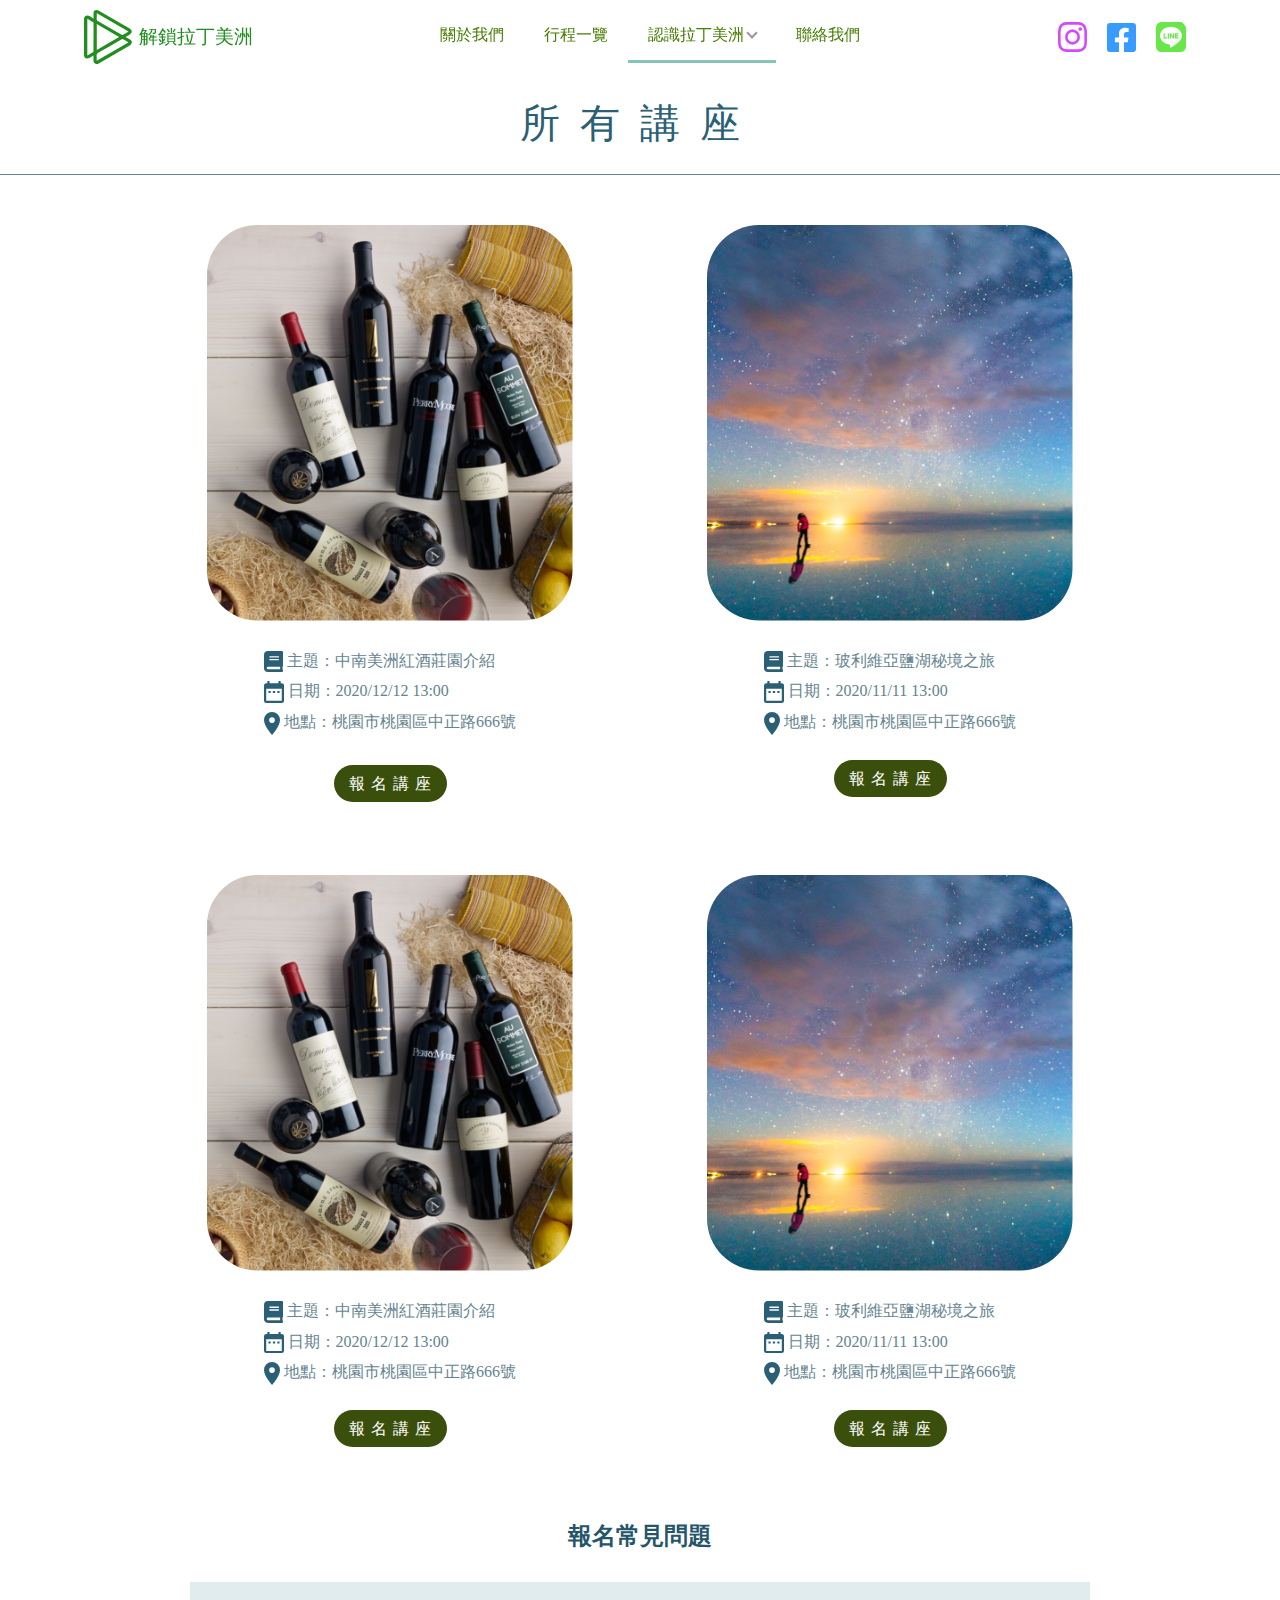
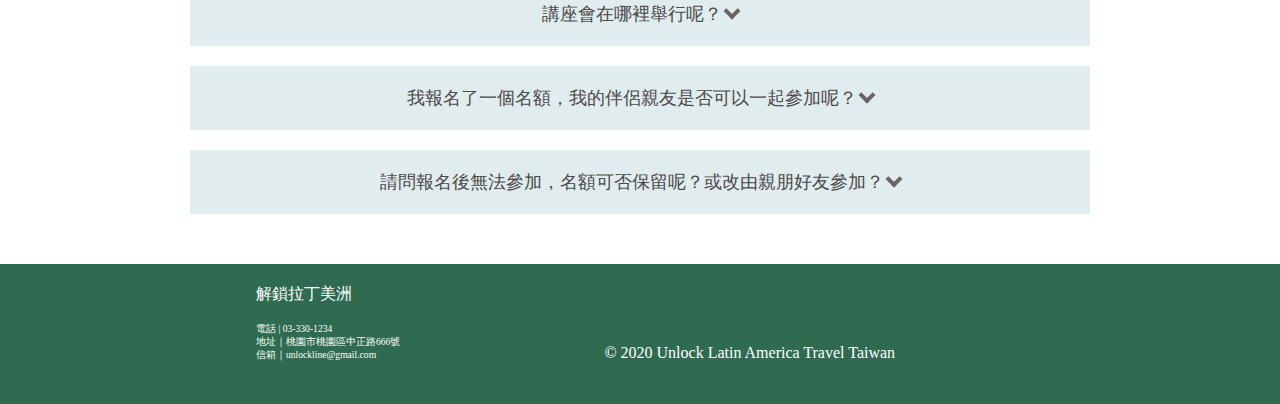
<file: free_lecture.html>
<!DOCTYPE html>
<html lang="en" dir="ltr">

<head>
  <meta charset="utf-8">
  <title>免費講座</title>
  <link href="./free_lecture.css" rel="stylesheet">
  <meta name="viewport" content="width=device-width, initial-scale=1.0, user-scalable=yes">

</head>

<body>
  <header class="header">

    <div class="parent_block">
      <a href="./Index.html" class="logo_img"><img src="./images/logo.svg"></a>
      <button class="hamburger hamburger--squeeze" type="button">
        <span class="hamburger-box"></span>
        <span class="hamburger-inner"></span>
        </span>
      </button>
      <nav class="nav">
        <ul class="link_list">
          <li><a href="./about_us.html">關於我們</a></li>
          <li><a href="./all_itineraries.html">行程一覽</a></li>
          <li>
            <div class="aboutLatin_block">
              認識拉丁美洲
              <ul class="aboutLatin_list">
                <li><a href="./civilization.html">最新文章</a></li>
                <li><a href="./free_lecture.html">免費講座</a></li>
              </ul>
            </div>
          </li>
          <li><a href="./contact_us.html">聯絡我們</a></li>
        </ul>
      </nav>
      <div class="nav_icon">
        <div class="IG">
          <a href="#" class="IG"><img src="./images/Icon-instagram.svg"></a>
        </div>
        <div class="FB">
          <a href="#" class="IG"><img src="./images/Icon-facebook.svg"></a>
        </div>
        <div class="LINE">
          <a href="#" class="IG"><img src="./images/Icon-line.svg"></a>
        </div>


      </div>
    </div>

  </header>


  <nav class="hamburger_nav">
    <ul class="hamburger_link_list">
      <li><a href="./about_us.html">關於我們</a></li>
      <li><a href="./all_itineraries.html">行程一覽</a></li>
      <li><a href="./civilization.html">最新文章</a></li>
      <li><a href="./free_lecture.html">免費講座</a></li>
      <li><a href="./contact_us.html">聯絡我們</a></li>
    </ul>
  </nav>



  <main class="main">
    <p class="lecture_title">所有講座</p>
    <div class="lecture_container1">
      <div class="wine_lecture_block">
        <img class="main_image" src="./images/wines.png" alt="">
        <div class="lecture_info_block">
          <div class="lecture_topic">
            <img src="./images/book_icon.svg" alt="">
            <p>主題：中南美洲紅酒莊園介紹</p>
          </div>
          <div class="lecture_date">
            <img src="./images/calender_icon.svg" alt="">
            <p>日期：2020/12/12 13:00</p>
          </div>
          <div class="lecture_location">
            <img src="./images/location_icon.svg" alt="">
            <p>地點：桃園市桃園區中正路666號</p>
          </div>
        </div>
        <div class="button">
          <p><a href="#">報名講座</a></p>
        </div>
      </div>
      <div class="bolivia_lecture_block">
        <img class="main_image" src="./images/the_salt_flats_in_bolivia.png" alt="">
        <div class="lecture_info_block">
          <div class="lecture_topic">
            <img src="./images/book_icon.svg" alt="">
            <p>主題：玻利維亞鹽湖秘境之旅</p>
          </div>
          <div class="lecture_date">
            <img src="./images/calender_icon.svg" alt="">
            <p>日期：2020/11/11 13:00</p>
          </div>
          <div class="lecture_location">
            <img src="./images/location_icon.svg" alt="">
            <p>地點：桃園市桃園區中正路666號</p>
          </div>
          <div class="button">
            <p><a href="#">報名講座</a></p>
          </div>
        </div>
      </div>
    </div>
    <div class="lecture_container1">
      <div class="wine_lecture_block">
        <img class="main_image" src="./images/wines.png" alt="">
        <div class="lecture_info_block">
          <div class="lecture_topic">
            <img src="./images/book_icon.svg" alt="">
            <p>主題：中南美洲紅酒莊園介紹</p>
          </div>
          <div class="lecture_date">
            <img src="./images/calender_icon.svg" alt="">
            <p>日期：2020/12/12 13:00</p>
          </div>
          <div class="lecture_location">
            <img src="./images/location_icon.svg" alt="">
            <p>地點：桃園市桃園區中正路666號</p>
          </div>
          <div class="button">
            <p><a href="#">報名講座</a></p>
          </div>
        </div>
      </div>
      <div class="bolivia_lecture_block">
        <img  class="main_image" src="./images/the_salt_flats_in_bolivia.png" alt="">
        <div class="lecture_info_block">
          <div class="lecture_topic">
            <img src="./images/book_icon.svg" alt="">
            <p>主題：玻利維亞鹽湖秘境之旅</p>
          </div>
          <div class="lecture_date">
            <img src="./images/calender_icon.svg" alt="">
            <p>日期：2020/11/11 13:00</p>
          </div>
          <div class="lecture_location">
            <img src="./images/location_icon.svg" alt="">
            <p>地點：桃園市桃園區中正路666號</p>
          </div>
          <div class="button">
            <p><a href="#">報名講座</a></p>
          </div>
        </div>
      </div>
    </div>

    <div class="faq_container">
      <h2 class="title">報名常見問題</h2>
      <ul class="faq_list">
        <li>
          <div class="faq_title1">
            <div class="faq_button"></div>
            講座會在哪裡舉行呢？
          </div>
          <div class="faq_answer1">
            講座舉行地點位於桃園總公司，地址：桃園市桃園區中正路666號。
            離桃園火車站步行約十分鐘。
  
          </div>
        </li>
        <li>
          <div class="faq_title2">
            <div class="faq_button"></div>
            我報名了一個名額，我的伴侶親友是否可以一起參加呢？
          </div>
          <div class="faq_answer2">
            因場地座位有限，我們只開放報名的名額出席，無法開放攜伴，若伴侶非常想一同前來，就要麻煩一起報名了。
          </div>
        </li>
        <li>
          <div class="faq_title3">
          <div class="faq_button"></div>
          請問報名後無法參加，名額可否保留呢？或改由親朋好友參加？
        </div>
        <div class="faq_answer3">
          因場地管理與公平原則，報名名額恕無法保留到下一場，但可轉給另一人來參加。

        </div>
  
      </ul>
    </div>
    
  </main>

  <footer class="footer">

    <div class="info_block">
      <p class="company_name">解鎖拉丁美洲<br><br></p>
      <p class="address">電話 | 03-330-1234<br>地址｜桃園市桃園區中正路666號<br>信箱｜unlockline@gmail.com</p>
    </div>
    <div class="copy">&copy; 2020 Unlock Latin America Travel Taiwan</div>

  </footer>
  <script src="https://ajax.googleapis.com/ajax/libs/jquery/3.4.1/jquery.min.js"></script>
  <script>
    $(function () {
      $("button.hamburger").on("click", function () {
        $("nav.hamburger_nav").slideToggle();
      });

    });

    $(function () {
      $("button.hamburger").on("click", function () {
        $(this).toggleClass("is-active");
      });
    });

    $(window).scroll(function () {
      if ($(this).scrollTop() > 50) {
        $(".header").addClass("-active");
        $("ul>li>a, .aboutLatin_block").addClass("-nav_on");
      } else {
        $(".header").removeClass("-active");
        $("ul>li>a, .aboutLatin_block").removeClass("-nav_on");
      }
    });

    $(function () {
      $(".faq_title1").on("click", function () {
        $(".faq_answer1").slideToggle();
        $(".faq_answer2, .faq_answer3").slideUp();
      });
      $(".faq_title2").on("click", function () {
        $(".faq_answer2").slideToggle();
        $(".faq_answer1, .faq_answer3").slideUp();
      });
      $(".faq_title3").on("click", function () {
        $(".faq_answer3").slideToggle();
        $(".faq_answer1, .faq_answer2").slideUp();
      });
    });

  </script>
</body>

</html>
</file>
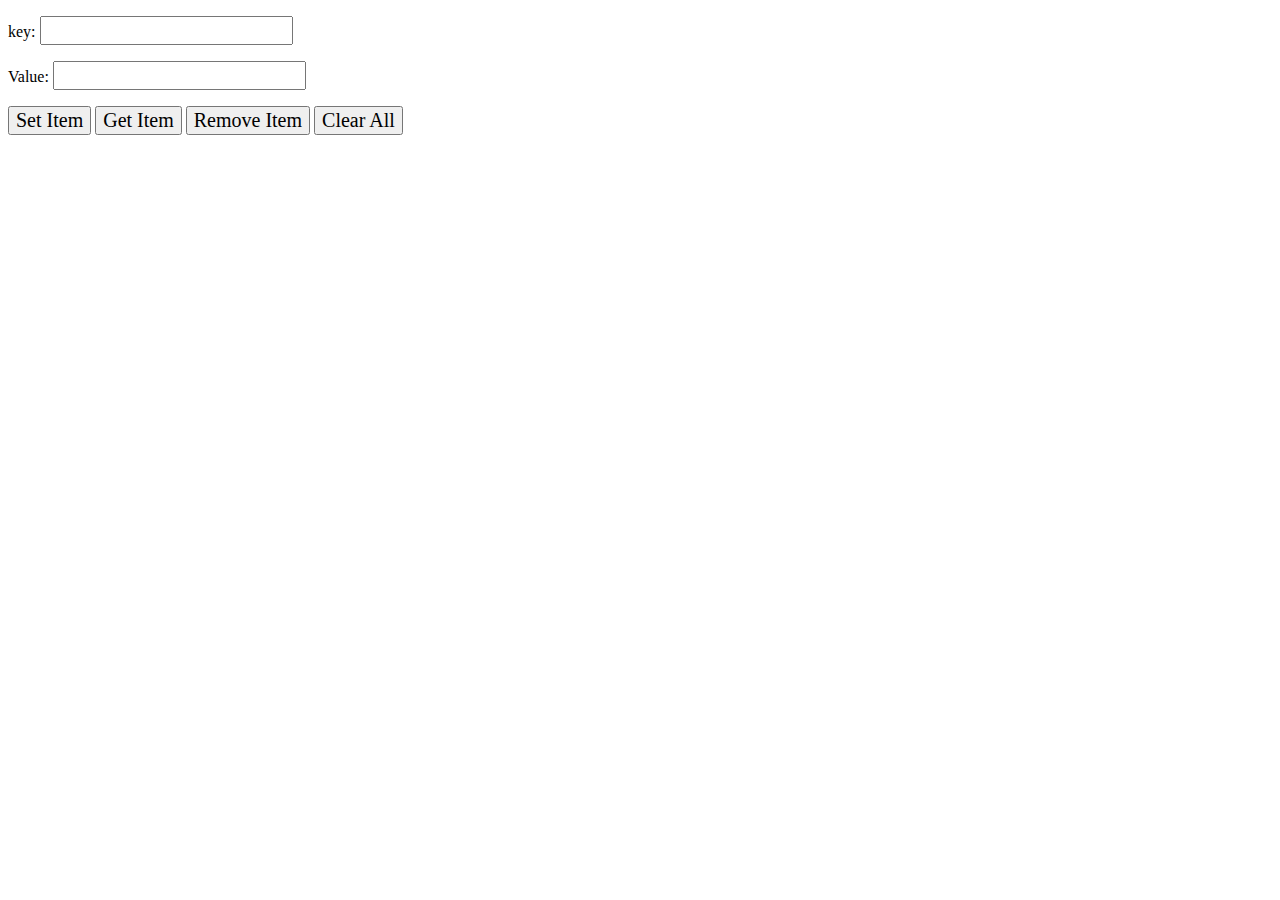
<file: session.html>
<!DOCTYPE html>
<html lang="en">

<head>
    <meta charset="UTF-8">
    <meta name="viewport" content="width=device-width, initial-scale=1.0">
    <title>Document</title>
    <style>
        label,
        button {
            text-transform: capitalize;
            font: 20px Tahoma;
        }

        label {
            width: 70px;
            float: left;
        }

        input {
            font: 20px Tahoma;
        }
    </style>
</head>

<body>

    <p>
        <lable>key:</lable>
        <input type="text" id="key">
    </p>
    <p>
        <lable>Value:</lable>
        <input type="text" id="value">
    </p>

    <button onclick="access(1)">Set item</button>
    <button onclick="access(2)">get item</button>
    <button onclick="access(3)">remove item</button>
    <button onclick="access(4)">clear all</button>



    <script>
        let storage = sessionStorage;
        function access(accessId) {
            let key = document.getElementById('key').value;
            let value = document.getElementById('value').value;
            // alert(`${key}: ${value}`);

            switch (accessId) {
                case 1:
                    storage.setItem(key, value);
                    break;


                case 2:
                    let item = storage.getItem(key);
                    alert(item);

                    break;
                case 3:
                    storage.removeItem(key);
                    break;
                case 4:
                    storage.clear();
                    break;
                default:
                    break;
            }//end of switch


        }
    </script>



</body>

</html>
</file>
<file: about_us.css>
@import "./header.css";
@import "./footer.css";

header.header nav.nav ul.link_list > li:nth-child(1){
  border-bottom: 3px solid #44a798a9;
}
div.aboutus_container {
  width: 1200px;
  margin: 0 auto;
  text-align: center;
  margin-top: 20px;
  margin-bottom: 80px;
  display: flex;
  justify-content: space-around;
  align-items: center;
}
@media screen and (max-width: 1199px){
  div.aboutus_container{
    width: 900px;
  }
}
@media screen and (max-width: 900px){
  div.aboutus_container{
    width: 780px;
  }
  div.main_image {
    margin-right:15px;
  }
}
p.main_title {
  width: 100%;
  font-size: 2.5rem;
  color: #44A798;
  text-align: center;
  letter-spacing: 20px;
  line-height: 80px;
  border-bottom: 1px solid #56c6b5;
  margin-bottom: 50px;
}
div.main_image {
  display: inline-block;
  max-width: 100%;
}
div.aboutus_content {
  width: 500px; 
  display: inline-block;
  text-align: justify;
}
div.aboutus_content p.who_are_we {
  font-size: 2rem;
  padding: 0px 0px 30px 0px;
  color: #44A798;
}
@media screen and (max-width: 795px){
  div.aboutus_container{
    width: 500px;
  }
  div.main_image {
    display: none;
  }
  p.main_title{
    font-size: 2rem;
  }
  div.aboutus_content p.who_are_we{
    font-size: 1.5rem;
    text-align: center;  
  }
}
div.aboutus_content p.aboutus_text {
  font-size: 1.2rem;
  line-height: 40px;
  color: #717171;
}
@media screen and (max-width: 545px){
  div.aboutus_container{
    width: 90%;
  }
  div.aboutus_content p.aboutus_text {
    font-size: 1rem;
    line-height: 35px;
  }
}
div.guarantee_container {
  width: 1200px;
  margin: 0 auto;
  display: flex;
  justify-content: space-around;
  margin-bottom: 80px;
  text-align: center;
}

@media screen and (max-width: 1199px){
  div.guarantee_container{
    width: 900px;
  }
}

@media screen and (max-width: 850px){
  div.guarantee_container{
    width: 750px;
    display: flex;
    flex-direction: column;
    align-items: center;
  }
}
@media screen and (max-width: 1065px){
  div.guarantee_container{
    width: 100%;
  }
}
p.guarantee_title {
  width: 100%;
  font-size: 2rem;
  color: #7a7a7a;
  text-align: center;
  margin-bottom: 30px;
}
@media screen and (max-width: 795px){
  p.guarantee_title{
    font-size: 1.5rem;
  }
}
div.guarantee_container p.icon_name {
  font-size: 1.2rem;
  color: #44A798;
  padding-top: 15px;
  padding-bottom: 20px;
}
div.guarantee_container div.guarantee_block{
  display: inline-block;
  vertical-align: top;
  margin-bottom: 50px;
}
div.guarantee_container p.guarantee_content {
  width: 250px;
  text-align: justify;
  color: #717171;
  line-height: 26px;
}
</file>
<file: all_itineraries.css>
@import "./header.css";
@import "./footer.css";

main.main {
  width: 100%;
}

main.main p.main_title {
  font-size: 2.5rem;
  color: #3b4f0d;
  text-align: center;
  letter-spacing: 20px;
  line-height: 70px;
  border-bottom: 1px solid #5c7d10;
}

header.header nav.nav ul.link_list > li:nth-child(2){
  border-bottom: 3px solid #44a798a9;
}


div.parent_container {
  width: 100%;
  margin: 0 auto;
  display: flex;
  flex-direction: column;
  align-items: center;
  /* border: 1px solid red; */
}

@media screen and (max-width: 840px){
  div.parent_container {
    padding: 0 20px;
  }
}


main.main div.chile_itinerary_block, .mexico_itinerary_block, .peru_itinerary_block {
  margin: 25px 0px 100px 0px;
}

main.main p.itinerary_title {
  font-size: 1.8rem;
  color: #3b4f0d;
  padding-bottom: 20px;
}

div.parent_container img.main_image{
  max-width: 100%;
}

div.icon_container {
  display: flex;
  justify-content: space-around;
  align-items: flex-start;
}

div.icon_block {
  display: flex;
  flex-direction: column;
  margin-top: 20px;
  align-items: center;
}

div.icon_block p.text_1 {
  margin-top: 10px;
  color: #3b4f0d;
}

div.icon_block div.text_2_block {
  text-align: left;
  width: 120px;
}

div.icon_block p.text_2 {
  font-size: 0.8rem;
  line-height: 20px;
  padding-top: 10px;
  color: #7a7a7a;
}

div.button {
  display: flex;
  justify-content: space-around;
  margin-top: 50px;
}

div.button a {
  border: 0;
  border-radius: 40px;
  text-align: center;
  letter-spacing: 8px;
  padding: 10px 15px 10px 25px;
  margin: 0 20px;
  color: white;
  background-color: #3b4f0d;
}

@media screen and (max-width: 768px){
  main.main p.main_title{
    font-size: 2rem;
  }
  main.main p.itinerary_title{
    font-size: 1.5rem;
  }
  div.button a {
    margin: 0 10px;
  }
  

}

div.button a:hover {
  color: white;
  background-color: #969696;
  transition: 0.6s;
}
</file>
<file: civilization.css>
@import "header.css";
@import "footer.css";

header.header{
  /* margin-bottom: 50px; */
}
header.header nav.nav ul.link_list > li:nth-child(3){
  border-bottom: 3px solid #44a798a9;
}

main.main{
  
}
section.main_container{
 margin-top: 50px;
}

div.article_container{
  display: flex;
  justify-content: space-around;

  width: 1140px;
  margin: 0 auto;
  margin-bottom: 50px;
}
div.article{
  width: 316px;
  height: 515px;

}
div.article_container div.article img{
  margin-bottom: 20px;
  max-width: 100%;
}

@media screen and (max-width:1155px){
  div.article_container{
    width: 100%;
  }
  div.article{
    max-width: 100%;
    padding: 0 15px;
  }
}
@media screen and (max-width:767px){
  div.article_container{
    width: 500px;
    flex-wrap: wrap;
  }
}
@media screen and (max-width:500px){
  div.article_container{
    width: 100%;
  }
}


p.article_title{
  font-size: 1rem;
  color: #666666;
  line-height: 28px;
}

p.article_date{
  font-size: 0.6rem;
  color: #26bec9;
  line-height: 20px;
  margin-bottom: 10px;
}

p.brief_content{
  font-size: 0.9rem;
  color: #999999;
  line-height: 24px;
  height: 120px;
  padding-bottom: 60px;
  overflow: hidden;
  display: -webkit-box; 
  text-overflow: ellipsis;
  -webkit-line-clamp: 5;    
  -webkit-box-orient: vertical;
}

hr{
  background-color: #99999938;
  height: 1px;
  border: none;
}
</file>
<file: contact_us.css>
@import "./header.css";
@import "./footer.css";

div.contact_us_container {
  width: 900px;
  margin: 0 auto;
  display: flex;
  justify-content: space-around;
  margin-top: 50px;
  text-align: left;
}

header.header nav.nav ul.link_list>li:nth-child(4) {
  border-bottom: 3px solid #44a798a9;
}

@media screen and (max-width: 950px) {
  div.contact_us_container {
    width: 100%;
    display: flex;
    flex-direction: column;
    align-items: center;
  }
}


div.contact_us_container form.the_form>p {
  font-size: 1.2rem;
  color: #0c6495;
  letter-spacing: 3px;
  padding-bottom: 30px;
}

form.the_form div.item_block {
  margin-bottom: 30px;
}

div.item_block>label {
  font-size: 1rem;
}

div.item_block>input {
  height: 34px;
  width: 240px;
  padding: 10px;
}

div.item_block textarea.message {
  height: 120px;
  width: 240px;
  resize: vertical;
}

div.item_block button.btn_submit {
  font-size: 1rem;
  background-color: #2e6fa3;
  color: white;
  padding: 5px 15px;
  border: 0;
  cursor: pointer;
}

div.line_block {
  text-align: center;
}

div.line_block>p {
  font-size: 1.2rem;
  color: #0c6495;
}

div.Line_QRcode_block {
  text-align: center;
  display: flex;
  flex-direction: column;
  margin-top: 50px;
}

div.Line_QRcode_block>img {
  padding: 30px 0px 30px 0px;
  width: 50%;
}

div.google_map_container {
  width: 100%;
  display: flex;
  justify-content: center;
  margin: 80px 0px 80px 0px;
}
</file>
<file: detailed_itineraries.css>
@import "./header.css";
@import "./footer.css";

main.main{
  width: 100%;
}

main.main p.main_title {
  font-size: 2.5rem;
  color: #2B5F75;
  text-align: center;
  letter-spacing: 20px;
  line-height: 100px;
  border-bottom: 1px solid #658390;
}

div.parent_container {
  width: 1200px;
  margin: 0 auto;
  margin-bottom: 60px;
  display: flex;
  justify-content: center;
}




main.main p.day_title {
  font-size: 2rem;
  color: #24547B;
  margin: 0px 0px 20px 0px;
}

img.main_image {
  max-width: 100%;

}

div.day_itinerary_container p.itinerary_text {
  width: 700px;
  color: #797979;
  margin-top: 30px;
  line-height: 28px;
}

div.icons_block {
  display: flex;
  text-align: center;
  flex-direction: column;
  justify-content: space-evenly;
  margin-left: 50px;
}

div.icons_block p.icon_name {
  color: #24547B;
  font-size: 1.2rem;
  padding: 10px 0px 10px 0px;
}

div.icons_block p.icon_text {
  color: #797979;
  font-size: 1rem;
}

@media screen and (max-width: 1199px){
  div.parent_container{
    width: 992px;
  }
}

@media screen and (max-width: 991px){
  div.parent_container{
    width: 768px;
  }
  
  div.day_itinerary_container p.itinerary_text {
    width: 630px;
  }
  div.icons_block {
    margin-left: 0px;
  }

}

@media screen and (max-width: 767px){
  div.parent_container{
    width: 576px;
  }
  
  div.day_itinerary_container p.itinerary_text {
    width: 475px;
  }

  div.icons_block {
    margin-left: 0px;
  }

}

@media screen and (max-width: 575px){
  div.parent_container{
    width:100%;
    padding: 0px 20px 0px 20px;
  }

  div.icons_block{
    margin-left: 20px;
  }
  div.day_itinerary_container p.itinerary_text {
    width: 100%;
  }
  main.main p.main_title {
    font-size: 2rem;
  }
  main.main p.day_title {
    font-size: 1.6rem;
   
  }

}
</file>
<file: free_lecture.css>
@import "./header.css";
@import "./footer.css";

main.main {
  width: 100%;
}
header.header nav.nav ul.link_list > li:nth-child(3){
  border-bottom: 3px solid #44a798a9;
}
main.main p.lecture_title {
  font-size: 2.5rem;
  color: #2B5F75;
  text-align: center;
  letter-spacing: 20px;
  line-height: 100px;
  border-bottom: 1px solid #658390;
  margin-bottom: 50px;
}

main.main div.lecture_container1 {
  display: flex;
  justify-content: space-around;
  width: 1000px;
  margin: 0 auto;
  /* margin-bottom: 50px; */
}

@media screen and (max-width: 999px){
  main.main div.lecture_container1{
    width: 800px;
  }
}
@media screen and (max-width: 830px){
  main.main div.lecture_container1{
    width: 500px;
    display: flex;
    flex-direction: column;
    align-items: center;
  }

  div.lecture_container1 img.main_image{
  }

  main.main p.lecture_title {
    font-size: 2rem;
  }
}
@media screen and (max-width: 500px){
  main.main div.lecture_container1{
    width: 100%;
  }
}

main.main div.lecture_container1 img.main_image{
  max-width: 100%;
  margin-bottom: 30px;
}

div.wine_lecture_block {
  margin-bottom: 80px;
  display: flex;
  flex-direction: column;
  align-items: center;
}

div.bolivia_lecture_block {
  margin-bottom: 80px;
  display: flex;
  flex-direction: column;
  align-items: center;
}


div.lecture_topic, .lecture_date, .lecture_location {
  margin-bottom: 5px;
}

div.lecture_container1 p {
  display: inline-block;
  vertical-align: top;
  color: #658390;
}

div.button {
  margin-top: 30px;
  text-align: center;
}

div.button a {
    border: 0;
    border-radius: 40px;
    text-align: center;
    letter-spacing: 6px;
    padding: 10px 10px 10px 15px;
    color: white;
    background-color: #3b4f0d;
}

div.button a:hover {
    color: white;
    background-color: #969696;
    transition: 0.6s;
}

div.faq_container{
  width: 900px;
  margin: 0 auto;
  margin-bottom: 50px;
}
h2.title{
  text-align: center;
  margin-bottom: 30px;
  color: #24556a;
}
ul.faq_list li{
  margin-bottom: 20px;
  color: #8a8888;
  background-color: #9bc1c44f;
  padding: 5px 0;
  text-align: center;
}

div.faq_title1, .faq_title2, .faq_title3{
  text-align: center;
  font-size: 18px;
  padding: 15px 0;
  color: #4b4949;
  cursor: pointer;
  display: block;
}

div.faq_title1::after, .faq_title2::after, .faq_title3::after {

  content: "";
  border: solid #686565;
  border-width: 0 4px 4px 0;
  display: inline-block;
  padding: 4px;
  transform: rotate(45deg);
  -webkit-transform: rotate(45deg);
  margin-bottom: 3px;

}


div.faq_answer1, .faq_answer2, .faq_answer3{
  text-align: center;
  display: none;
}

@media screen and (max-width:900px){

  div.faq_container{
    width: 100%; 
    padding: 0 15px;
  }
}
</file>
